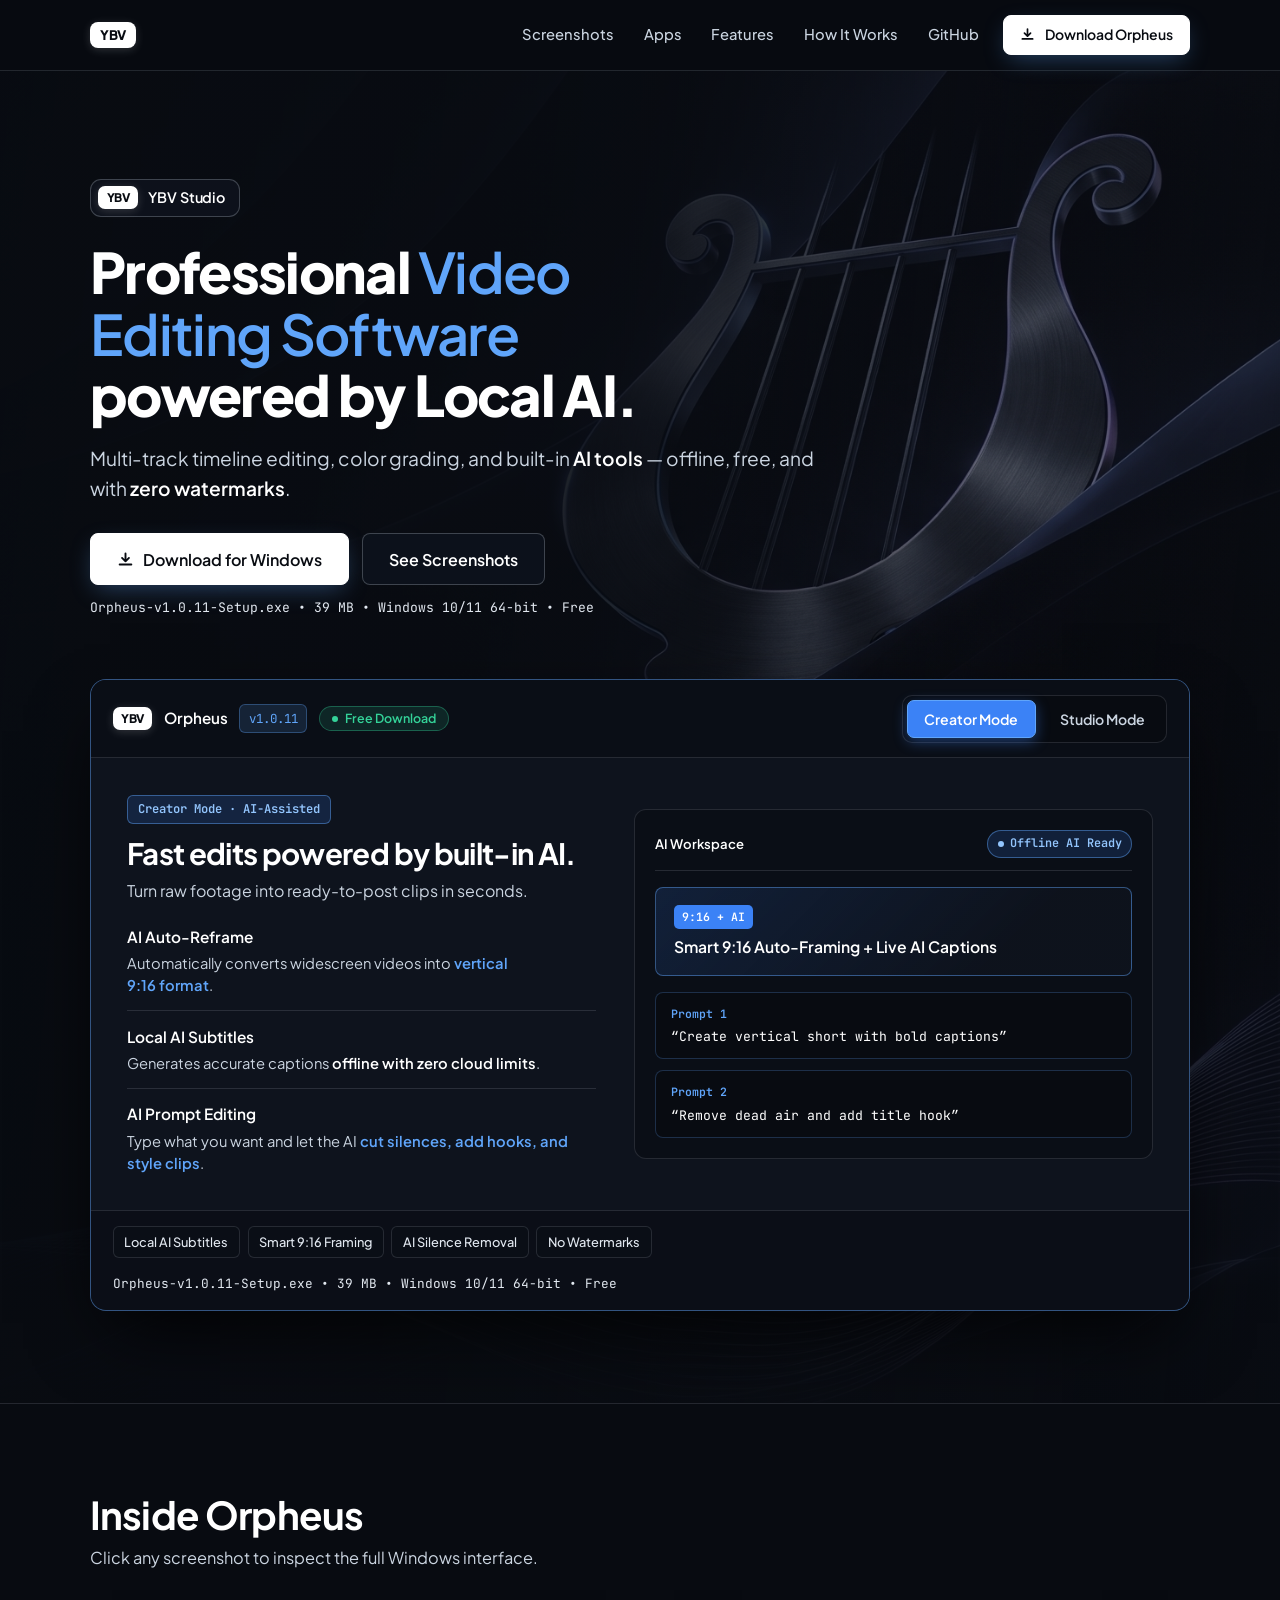
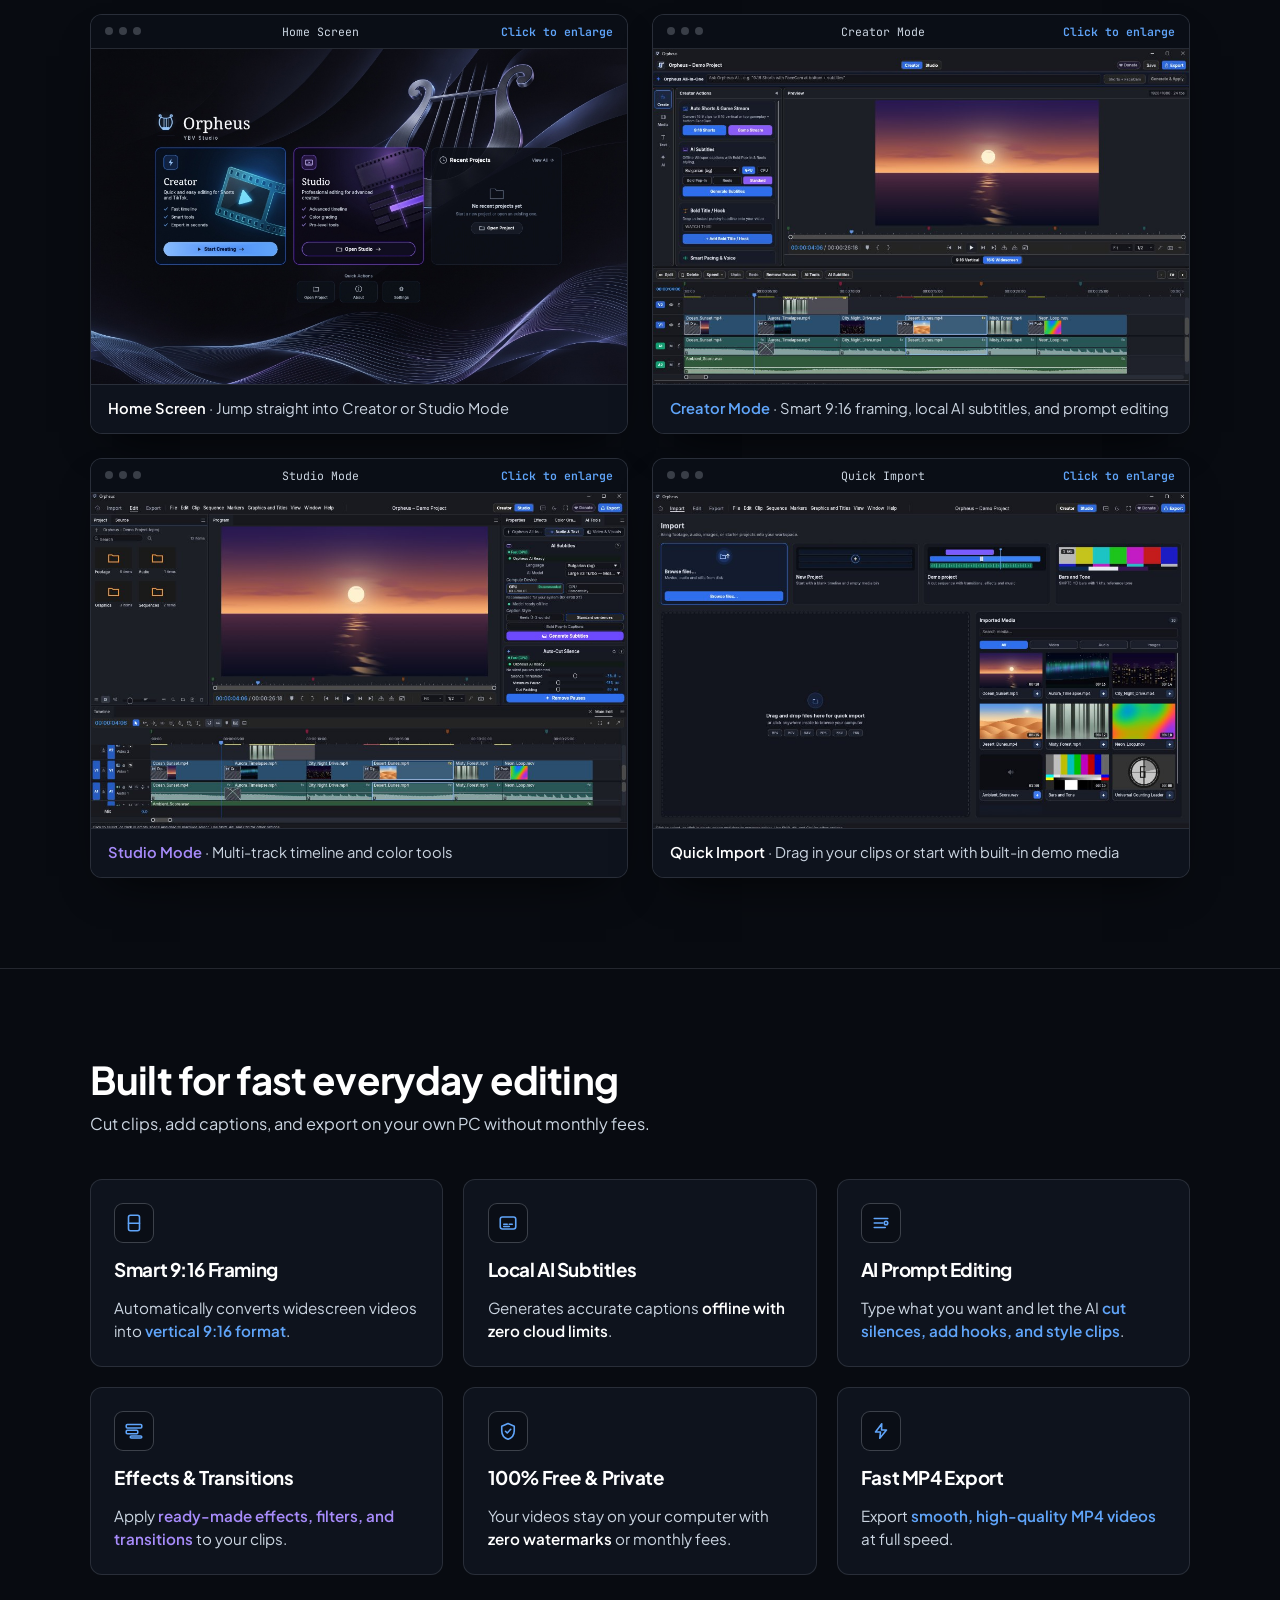
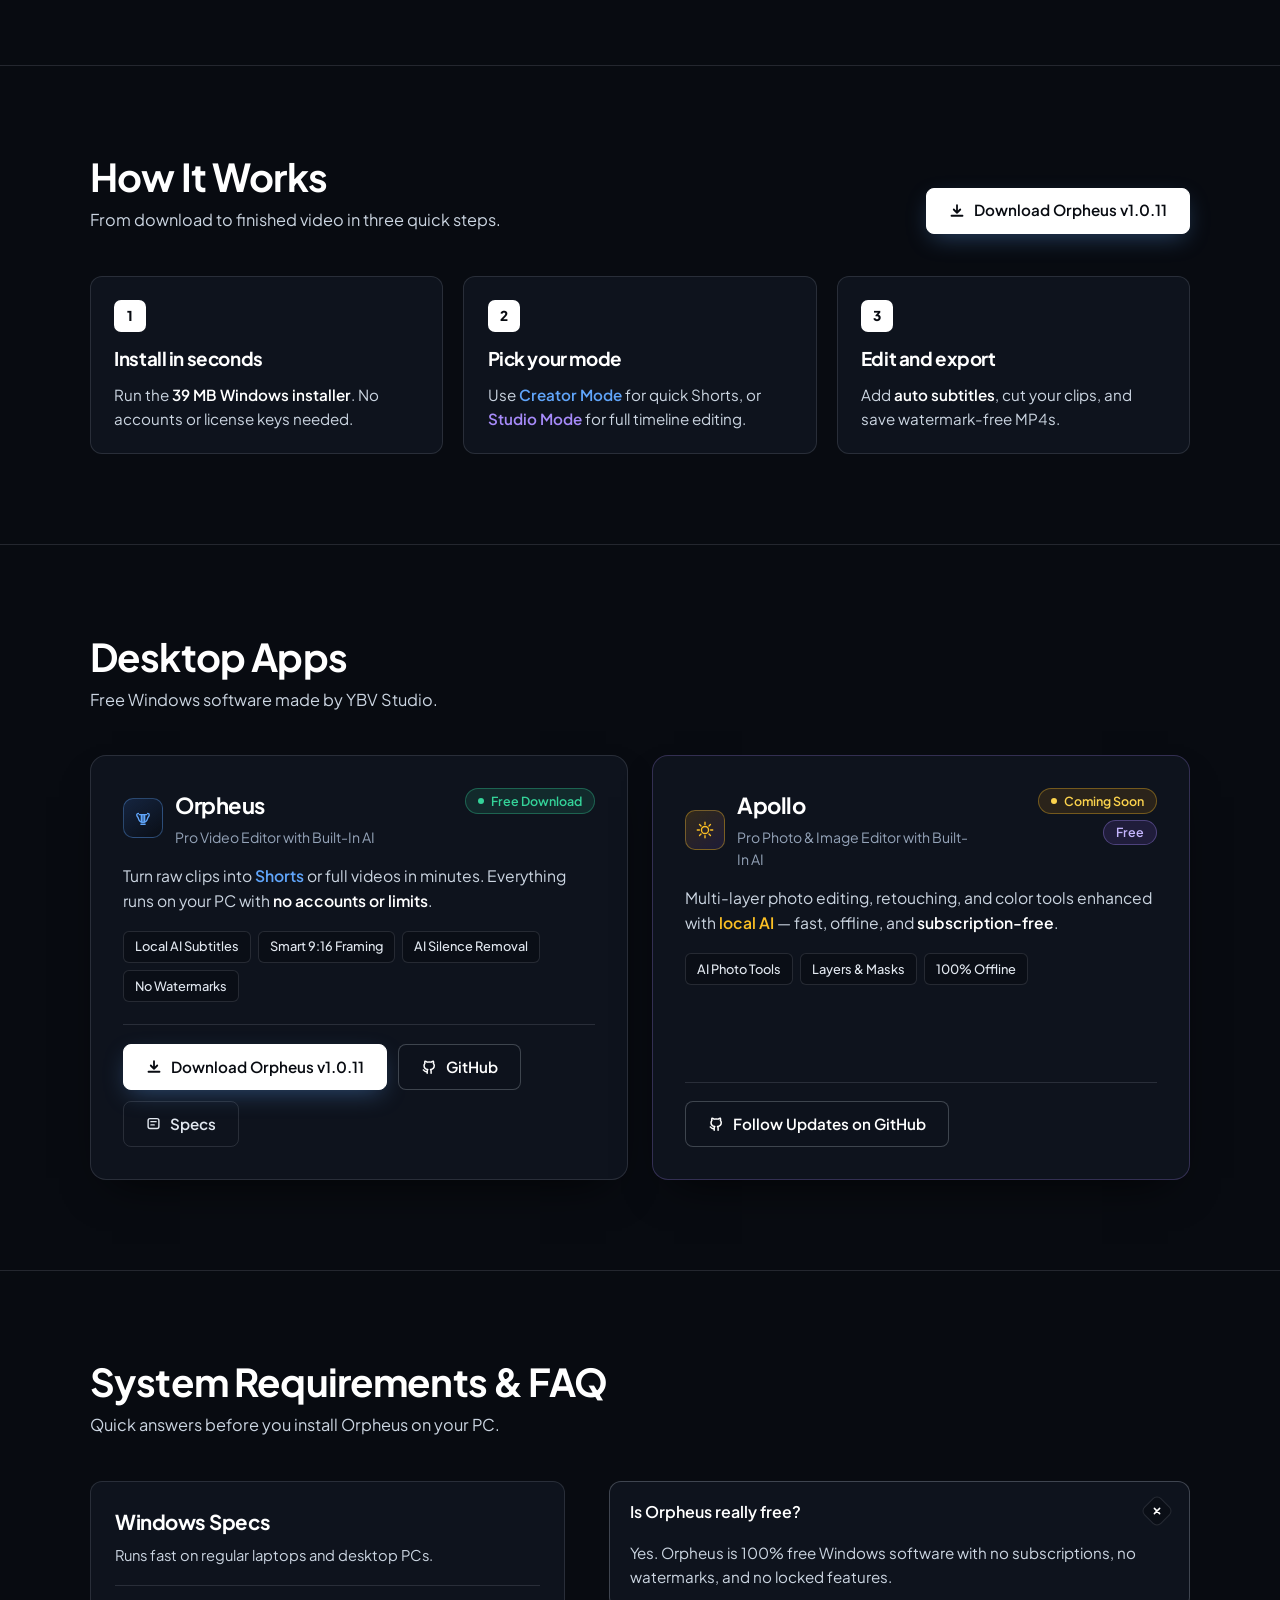
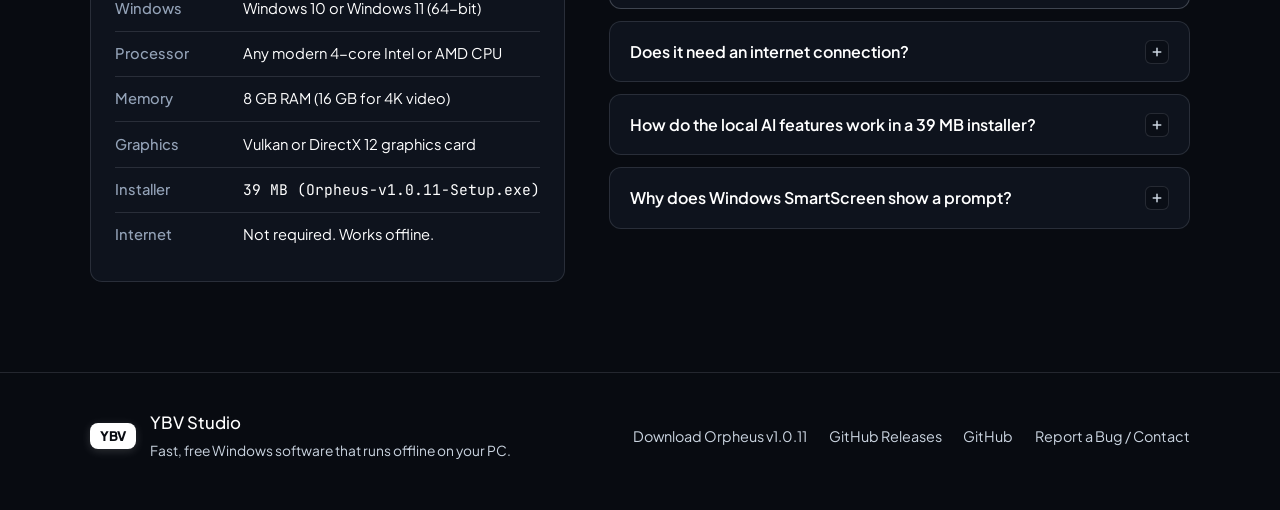
<file: docs/index.html>
<!DOCTYPE html>
<html lang="en">
<head>
  <meta charset="UTF-8">
  <meta name="viewport" content="width=device-width, initial-scale=1.0">
  <meta name="theme-color" content="#080B11">
  <title>YBV Studio • Orpheus Video Editor for Windows</title>
  <meta
    name="description"
    content="Free, offline Windows video editor with multi-track timeline, color grading, local AI subtitles, and zero watermarks."
  >
  <link rel="canonical" href="https://hertzwag.github.io/Orpheus/">

  <!-- Open Graph / Discord / Social Previews -->
  <meta property="og:type" content="website">
  <meta property="og:site_name" content="YBV Studio">
  <meta property="og:title" content="YBV Studio • Orpheus Video Editor for Windows">
  <meta
    property="og:description"
    content="Free, offline Windows video editor with multi-track timeline, color grading, local AI subtitles, and zero watermarks."
  >
  <meta property="og:url" content="https://hertzwag.github.io/Orpheus/">
  <meta property="og:image" content="https://hertzwag.github.io/Orpheus/assets/orpheus-home.jpg">
  <meta property="og:image:alt" content="Orpheus v1.0.11 Home Screen showing Creator Mode and Studio Mode">
  <meta property="og:image:width" content="1024">
  <meta property="og:image:height" content="628">

  <!-- Twitter / X Card -->
  <meta name="twitter:card" content="summary_large_image">
  <meta name="twitter:title" content="YBV Studio • Orpheus Video Editor for Windows">
  <meta
    name="twitter:description"
    content="Free, offline Windows video editor with multi-track timeline, color grading, local AI subtitles, and zero watermarks."
  >
  <meta name="twitter:image" content="https://hertzwag.github.io/Orpheus/assets/orpheus-home.jpg">
  <meta name="twitter:image:alt" content="Orpheus v1.0.11 Home Screen showing Creator Mode and Studio Mode">

  <!-- Structured Data (JSON-LD) for Search Engines & AI Recommendation Systems -->
  <script type="application/ld+json">
  {
    "@context": "https://schema.org",
    "@graph": [
      {
        "@type": "Organization",
        "@id": "https://hertzwag.github.io/Orpheus/#organization",
        "name": "YBV Studio",
        "url": "https://hertzwag.github.io/Orpheus/",
        "sameAs": [
          "https://github.com/hertzwaG",
          "https://github.com/hertzwaG/Orpheus"
        ],
        "description": "Independent Windows desktop software studio building fast, free offline video editing software with built-in local AI tools."
      },
      {
        "@type": "SoftwareApplication",
        "@id": "https://hertzwag.github.io/Orpheus/#orpheus",
        "name": "Orpheus",
        "description": "Free, offline Windows desktop video editor by YBV Studio featuring multi-track timeline editing, live color grading, effects, and built-in local AI tools (Whisper auto-captions, silence removal, and smart 9:16 framing) with zero watermarks.",
        "applicationCategory": "MultimediaApplication",
        "applicationSubCategory": "Video Editor",
        "operatingSystem": "Windows 10, Windows 11 (64-bit)",
        "softwareVersion": "1.0.11",
        "isAccessibleForFree": true,
        "url": "https://hertzwag.github.io/Orpheus/",
        "downloadUrl": "https://github.com/hertzwaG/Orpheus/releases/download/v1.0.11/Orpheus-v1.0.11-Setup.exe",
        "installUrl": "https://github.com/hertzwaG/Orpheus/releases/download/v1.0.11/Orpheus-v1.0.11-Setup.exe",
        "releaseNotes": "https://github.com/hertzwaG/Orpheus/releases/tag/v1.0.11",
        "fileSize": "39 MB",
        "author": {
          "@id": "https://hertzwag.github.io/Orpheus/#organization"
        },
        "publisher": {
          "@id": "https://hertzwag.github.io/Orpheus/#organization"
        },
        "offers": {
          "@type": "Offer",
          "price": "0",
          "priceCurrency": "USD"
        },
        "featureList": [
          "Multi-Track Studio Timeline with live color grading, effects, transitions, and fast watermark-free MP4 export",
          "Local AI Subtitles via Whisper model downloaded once on first use, then 100% offline with zero cloud limits",
          "Automatic AI Silence Removal to detect and cut dead air in one click",
          "Smart 9:16 Vertical Framing that converts widescreen videos into Shorts, TikToks, and Reels",
          "AI Prompt Editing to cut silences, add hooks, and style clips from plain text"
        ],
        "screenshot": [
          "https://hertzwag.github.io/Orpheus/assets/orpheus-home.jpg",
          "https://hertzwag.github.io/Orpheus/assets/orpheus-creator-mode.jpg",
          "https://hertzwag.github.io/Orpheus/assets/orpheus-studio-mode.jpg",
          "https://hertzwag.github.io/Orpheus/assets/orpheus-import.jpg"
        ]
      }
    ]
  }
  </script>

  <link rel="preconnect" href="https://fonts.googleapis.com">
  <link rel="preconnect" href="https://fonts.gstatic.com" crossorigin>
  <link
    href="https://fonts.googleapis.com/css2?family=JetBrains+Mono:wght@400;500;600&family=Plus+Jakarta+Sans:wght@400;600;700;800&display=swap"
    rel="stylesheet"
  >
  <link rel="stylesheet" href="styles.css?v=1.0.11">
</head>
<body>
  <a class="skip-link" href="#main">Skip to main content</a>

  <!-- Sticky Glass Top Navigation -->
  <header class="site-header">
    <div class="container header-inner">
      <a class="brand-mark" href="#top" aria-label="YBV Studio Home" translate="no">
        <span class="ybv-badge">YBV</span>
      </a>

      <nav class="site-nav" aria-label="Primary navigation">
        <a class="site-nav__link" href="#screenshots">Screenshots</a>
        <a class="site-nav__link" href="#apps">Apps</a>
        <a class="site-nav__link" href="#features">Features</a>
        <a class="site-nav__link" href="#how-it-works">How It Works</a>
        <a
          class="site-nav__link"
          href="https://github.com/hertzwaG/Orpheus"
          target="_blank"
          rel="noopener noreferrer"
        >
          GitHub
        </a>
        <a
          class="btn btn--primary btn--sm site-nav__cta"
          href="https://github.com/hertzwaG/Orpheus/releases/download/v1.0.11/Orpheus-v1.0.11-Setup.exe"
          data-download-app="orpheus"
        >
          <svg width="15" height="15" viewBox="0 0 16 16" fill="none" stroke="currentColor" stroke-width="1.8" stroke-linecap="round" stroke-linejoin="round" aria-hidden="true">
            <path d="M8 2.25v7.5m0 0L4.75 6.5M8 9.75l3.25-3.25M2.5 12.75h11"/>
          </svg>
          <span>Download Orpheus</span>
        </a>
      </nav>
    </div>

    <!-- Compact Apollo Coming Soon Pill in Far-Right Margin of Sticky Navbar -->
    <div
      class="apollo-float"
      id="apollo-float-pill"
      role="region"
      aria-label="Upcoming release: Apollo"
    >
      <button type="button" class="apollo-float__main" id="apollo-float-jump">
        <span class="apollo-float__icon" aria-hidden="true">
          <svg width="15" height="15" viewBox="0 0 24 24" fill="none" stroke="currentColor" stroke-width="1.9" stroke-linecap="round" stroke-linejoin="round">
            <circle cx="12" cy="12" r="4.25"/>
            <path d="M12 2.75v2.5M12 18.75v2.5M2.75 12h2.5M18.75 12h2.5M5.46 5.46l1.77 1.77M16.77 16.77l1.77 1.77M18.54 5.46l-1.77 1.77M7.23 16.77l-1.77 1.77"/>
          </svg>
        </span>
        <span class="apollo-float__label">
          <strong>Apollo</strong> · Coming Soon
        </span>
      </button>
      <button
        type="button"
        class="apollo-float__dismiss"
        id="apollo-float-dismiss"
        aria-label="Dismiss Apollo preview"
        title="Dismiss"
      >
        <svg width="12" height="12" viewBox="0 0 16 16" fill="none" stroke="currentColor" stroke-width="2" stroke-linecap="round" aria-hidden="true">
          <path d="M4 4l8 8M12 4l-8 8"/>
        </svg>
      </button>
    </div>
  </header>

  <main id="main">
    <!-- Hero Section -->
    <section class="hero" id="top" aria-labelledby="hero-heading">
      <div class="hero__media" aria-hidden="true">
        <img
          class="hero__backdrop"
          src="assets/home_backdrop.png"
          alt=""
          width="1920"
          height="1080"
          fetchpriority="high"
        >
        <div class="hero__scrim"></div>
      </div>

      <div class="container hero__inner">
        <div class="hero__top">
          <div class="hero__brand-row">
            <span class="ybv-badge ybv-badge--sm" translate="no">YBV</span>
            <span class="hero__brand-text" translate="no">YBV Studio</span>
          </div>

          <h1 class="hero__title" id="hero-heading">
            Professional <span class="hl-blue">Video Editing Software</span> powered by Local AI.
          </h1>
          <p class="hero__lead">
            Multi-track timeline editing, color grading, and built-in <span class="hl-white">AI tools</span> — offline, free, and with <span class="hl-white">zero watermarks</span>.
          </p>

          <div class="hero__cta-group">
            <div class="hero__actions">
              <a
                class="btn btn--primary btn--lg"
                href="https://github.com/hertzwaG/Orpheus/releases/download/v1.0.11/Orpheus-v1.0.11-Setup.exe"
                data-download-app="orpheus"
              >
                <svg width="17" height="17" viewBox="0 0 16 16" fill="none" stroke="currentColor" stroke-width="1.8" stroke-linecap="round" stroke-linejoin="round" aria-hidden="true">
                  <path d="M8 2.25v7.5m0 0L4.75 6.5M8 9.75l3.25-3.25M2.5 12.75h11"/>
                </svg>
                <span>Download for Windows</span>
              </a>

              <a class="btn btn--secondary btn--lg" href="#screenshots">
                <span>See Screenshots</span>
              </a>
            </div>
            <span class="cta-file-meta">
              Orpheus-v1.0.11-Setup.exe • 39 MB • Windows 10/11 64-bit • Free
            </span>
          </div>
        </div>

        <!-- Interactive App Preview Frame (Creator Mode vs. Studio Mode) -->
        <div id="hero-app-preview">
          <noscript>
            <p class="section-subtitle">
              Download <a href="https://github.com/hertzwaG/Orpheus/releases/download/v1.0.11/Orpheus-v1.0.11-Setup.exe">Orpheus v1.0.11 for Windows (39 MB)</a>.
            </p>
          </noscript>
        </div>
      </div>
    </section>

    <!-- Inside Orpheus: Real App Screenshots Gallery -->
    <section class="section" id="screenshots" aria-labelledby="screenshots-heading">
      <div class="container">
        <div class="section-header">
          <div>
            <h2 class="section-title" id="screenshots-heading">Inside Orpheus</h2>
            <p class="section-subtitle">
              Click any screenshot to inspect the full Windows interface.
            </p>
          </div>
        </div>

        <div class="screenshots-grid">
          <figure class="shot-card">
            <button
              type="button"
              class="shot-card__trigger"
              data-lightbox-src="assets/orpheus-home.jpg"
              data-lightbox-caption="Home Screen · Jump straight into Creator or Studio Mode"
              data-lightbox-alt="Orpheus Home Screen showing Creator Mode, Studio Mode, and Recent Projects"
            >
              <div class="shot-window-bar">
                <span class="shot-window-dots" aria-hidden="true">
                  <span class="shot-window-dot"></span>
                  <span class="shot-window-dot"></span>
                  <span class="shot-window-dot"></span>
                </span>
                <span class="shot-window-tag">Home Screen</span>
                <span class="shot-window-zoom">Click to enlarge</span>
              </div>
              <div class="shot-card__media">
                <img
                  class="shot-card__img"
                  src="assets/orpheus-home.jpg"
                  alt="Orpheus Home Screen showing Creator Mode, Studio Mode, and Recent Projects"
                  width="1024"
                  height="628"
                  loading="lazy"
                >
              </div>
            </button>
            <figcaption class="shot-card__caption">
              <strong class="hl-white">Home Screen</strong> · Jump straight into Creator or Studio Mode
            </figcaption>
          </figure>

          <figure class="shot-card">
            <button
              type="button"
              class="shot-card__trigger"
              data-lightbox-src="assets/orpheus-creator-mode.jpg"
              data-lightbox-caption="Creator Mode · Smart 9:16 framing, local AI subtitles, and prompt editing"
              data-lightbox-alt="Orpheus Creator Mode showing AI prompt bar, smart 9:16 framing tools, local AI subtitles, and timeline"
            >
              <div class="shot-window-bar">
                <span class="shot-window-dots" aria-hidden="true">
                  <span class="shot-window-dot"></span>
                  <span class="shot-window-dot"></span>
                  <span class="shot-window-dot"></span>
                </span>
                <span class="shot-window-tag">Creator Mode</span>
                <span class="shot-window-zoom">Click to enlarge</span>
              </div>
              <div class="shot-card__media">
                <img
                  class="shot-card__img"
                  src="assets/orpheus-creator-mode.jpg"
                  alt="Orpheus Creator Mode showing AI prompt bar, smart 9:16 framing tools, local AI subtitles, and timeline"
                  width="1024"
                  height="625"
                  loading="lazy"
                >
              </div>
            </button>
            <figcaption class="shot-card__caption">
              <strong class="hl-blue">Creator Mode</strong> · Smart 9:16 framing, local AI subtitles, and prompt editing
            </figcaption>
          </figure>

          <figure class="shot-card">
            <button
              type="button"
              class="shot-card__trigger"
              data-lightbox-src="assets/orpheus-studio-mode.jpg"
              data-lightbox-caption="Studio Mode · Multi-track timeline, color tools, and auto-cut silence"
              data-lightbox-alt="Orpheus Studio Mode showing Project bin, Program monitor, AI Subtitles and Auto-Cut Silence inspector, and multi-track timeline"
            >
              <div class="shot-window-bar">
                <span class="shot-window-dots" aria-hidden="true">
                  <span class="shot-window-dot"></span>
                  <span class="shot-window-dot"></span>
                  <span class="shot-window-dot"></span>
                </span>
                <span class="shot-window-tag">Studio Mode</span>
                <span class="shot-window-zoom">Click to enlarge</span>
              </div>
              <div class="shot-card__media">
                <img
                  class="shot-card__img"
                  src="assets/orpheus-studio-mode.jpg"
                  alt="Orpheus Studio Mode showing Project bin, Program monitor, AI Subtitles and Auto-Cut Silence inspector, and multi-track timeline"
                  width="1024"
                  height="625"
                  loading="lazy"
                >
              </div>
            </button>
            <figcaption class="shot-card__caption">
              <strong class="hl-purple">Studio Mode</strong> · Multi-track timeline and color tools
            </figcaption>
          </figure>

          <figure class="shot-card">
            <button
              type="button"
              class="shot-card__trigger"
              data-lightbox-src="assets/orpheus-import.jpg"
              data-lightbox-caption="Quick Import · Drag in your clips or test right away with built-in demo footage"
              data-lightbox-alt="Orpheus Import screen showing drag-and-drop file import and starter demo media"
            >
              <div class="shot-window-bar">
                <span class="shot-window-dots" aria-hidden="true">
                  <span class="shot-window-dot"></span>
                  <span class="shot-window-dot"></span>
                  <span class="shot-window-dot"></span>
                </span>
                <span class="shot-window-tag">Quick Import</span>
                <span class="shot-window-zoom">Click to enlarge</span>
              </div>
              <div class="shot-card__media">
                <img
                  class="shot-card__img"
                  src="assets/orpheus-import.jpg"
                  alt="Orpheus Import screen showing drag-and-drop file import and starter demo media"
                  width="1024"
                  height="625"
                  loading="lazy"
                >
              </div>
            </button>
            <figcaption class="shot-card__caption">
              <strong class="hl-white">Quick Import</strong> · Drag in your clips or start with built-in demo media
            </figcaption>
          </figure>
        </div>
      </div>
    </section>

    <!-- Feature Cards Grid (1 Short Sentence Each) -->
    <section class="section" id="features" aria-labelledby="features-heading">
      <div class="container">
        <div class="section-header">
          <div>
            <h2 class="section-title" id="features-heading">Built for fast everyday editing</h2>
            <p class="section-subtitle">
              Cut clips, add captions, and export on your own PC without monthly fees.
            </p>
          </div>
        </div>

        <div class="features-grid">
          <article class="feature-card">
            <span class="feature-card__icon" aria-hidden="true">
              <svg width="20" height="20" viewBox="0 0 20 20" fill="none" stroke="currentColor" stroke-width="1.6" stroke-linecap="round" stroke-linejoin="round">
                <rect x="4.5" y="2.25" width="11" height="15.5" rx="2"/>
                <path d="M4.5 10.25h11"/>
              </svg>
            </span>
            <h3 class="feature-card__title">Smart 9:16 Framing</h3>
            <p class="feature-card__body">
              Automatically converts widescreen videos into <strong class="hl-blue">vertical 9:16 format</strong>.
            </p>
          </article>

          <article class="feature-card">
            <span class="feature-card__icon" aria-hidden="true">
              <svg width="20" height="20" viewBox="0 0 20 20" fill="none" stroke="currentColor" stroke-width="1.6" stroke-linecap="round" stroke-linejoin="round">
                <rect x="2.25" y="4" width="15.5" height="12" rx="2.2"/>
                <path d="M5.75 11.25h3.5M11.25 11.25h3M5.75 13.5h5.5"/>
              </svg>
            </span>
            <h3 class="feature-card__title">Local AI Subtitles</h3>
            <p class="feature-card__body">
              Generates accurate captions <strong class="hl-white">offline with zero cloud limits</strong>.
            </p>
          </article>

          <article class="feature-card">
            <span class="feature-card__icon" aria-hidden="true">
              <svg width="20" height="20" viewBox="0 0 20 20" fill="none" stroke="currentColor" stroke-width="1.6" stroke-linecap="round" stroke-linejoin="round">
                <path d="M3.25 5.5h13.5M3.25 10h8.5M3.25 14.5h11"/>
                <circle cx="15" cy="10" r="1.75"/>
              </svg>
            </span>
            <h3 class="feature-card__title">AI Prompt Editing</h3>
            <p class="feature-card__body">
              Type what you want and let the AI <strong class="hl-blue">cut silences, add hooks, and style clips</strong>.
            </p>
          </article>

          <article class="feature-card">
            <span class="feature-card__icon" aria-hidden="true">
              <svg width="20" height="20" viewBox="0 0 20 20" fill="none" stroke="currentColor" stroke-width="1.6" stroke-linecap="round" stroke-linejoin="round">
                <rect x="2.25" y="3.5" width="15.5" height="3.5" rx="1"/>
                <rect x="2.25" y="9.25" width="11.5" height="3.5" rx="1"/>
                <rect x="6.25" y="15" width="11.5" height="2" rx="1"/>
              </svg>
            </span>
            <h3 class="feature-card__title">Effects &amp; Transitions</h3>
            <p class="feature-card__body">
              Apply <strong class="hl-purple">ready-made effects, filters, and transitions</strong> to your clips.
            </p>
          </article>

          <article class="feature-card">
            <span class="feature-card__icon" aria-hidden="true">
              <svg width="20" height="20" viewBox="0 0 20 20" fill="none" stroke="currentColor" stroke-width="1.6" stroke-linecap="round" stroke-linejoin="round">
                <path d="M10 2.5L3.75 5.25v4.5c0 4.2 2.65 7.3 6.25 8.5 3.6-1.2 6.25-4.3 6.25-8.5v-4.5L10 2.5z"/>
                <path d="M7.5 10.25l1.75 1.75 3.5-3.75"/>
              </svg>
            </span>
            <h3 class="feature-card__title">100% Free &amp; Private</h3>
            <p class="feature-card__body">
              Your videos stay on your computer with <strong class="hl-white">zero watermarks</strong> or monthly fees.
            </p>
          </article>

          <article class="feature-card">
            <span class="feature-card__icon" aria-hidden="true">
              <svg width="20" height="20" viewBox="0 0 20 20" fill="none" stroke="currentColor" stroke-width="1.6" stroke-linecap="round" stroke-linejoin="round">
                <path d="M10.75 2.75L4.5 11h5l-.75 6.25L15.5 9h-5l.25-6.25z"/>
              </svg>
            </span>
            <h3 class="feature-card__title">Fast MP4 Export</h3>
            <p class="feature-card__body">
              Export <strong class="hl-blue">smooth, high-quality MP4 videos</strong> at full speed.
            </p>
          </article>
        </div>
      </div>
    </section>

    <!-- How It Works (3 Crisp Steps) -->
    <section class="section" id="how-it-works" aria-labelledby="how-heading">
      <div class="container">
        <div class="section-header">
          <div>
            <h2 class="section-title" id="how-heading">How It Works</h2>
            <p class="section-subtitle">
              From download to finished video in three quick steps.
            </p>
          </div>
          <a
            class="btn btn--primary"
            href="https://github.com/hertzwaG/Orpheus/releases/download/v1.0.11/Orpheus-v1.0.11-Setup.exe"
            data-download-app="orpheus"
          >
            <svg width="16" height="16" viewBox="0 0 16 16" fill="none" stroke="currentColor" stroke-width="1.8" stroke-linecap="round" stroke-linejoin="round" aria-hidden="true">
              <path d="M8 2.25v7.5m0 0L4.75 6.5M8 9.75l3.25-3.25M2.5 12.75h11"/>
            </svg>
            <span>Download Orpheus v1.0.11</span>
          </a>
        </div>

        <ol class="steps-grid">
          <li class="step-card">
            <span class="step-card__num">1</span>
            <h3 class="step-card__title">Install in seconds</h3>
            <p class="step-card__desc">
              Run the <strong class="hl-white">39 MB Windows installer</strong>. No accounts or license keys needed.
            </p>
          </li>
          <li class="step-card">
            <span class="step-card__num">2</span>
            <h3 class="step-card__title">Pick your mode</h3>
            <p class="step-card__desc">
              Use <strong class="hl-blue">Creator Mode</strong> for quick Shorts, or <strong class="hl-purple">Studio Mode</strong> for full timeline editing.
            </p>
          </li>
          <li class="step-card">
            <span class="step-card__num">3</span>
            <h3 class="step-card__title">Edit and export</h3>
            <p class="step-card__desc">
              Add <strong class="hl-white">auto subtitles</strong>, cut your clips, and save watermark-free MP4s.
            </p>
          </li>
        </ol>
      </div>
    </section>

    <!-- Desktop Apps Catalog (Rendered from docs/projects.js) -->
    <section class="section" id="apps" aria-labelledby="apps-heading">
      <div class="container">
        <div class="section-header">
          <div>
            <h2 class="section-title" id="apps-heading">Desktop Apps</h2>
            <p class="section-subtitle">
              Free Windows software made by YBV Studio.
            </p>
          </div>
        </div>

        <div class="catalog-grid" id="software-catalog-grid"></div>
      </div>
    </section>

    <!-- System Requirements & FAQ Accordion -->
    <section class="section" id="faq" aria-labelledby="faq-heading">
      <div class="container">
        <div class="section-header">
          <div>
            <h2 class="section-title" id="faq-heading">System Requirements &amp; FAQ</h2>
            <p class="section-subtitle">
              Quick answers before you install Orpheus on your PC.
            </p>
          </div>
        </div>

        <div class="req-faq-grid">
          <aside class="req-card" aria-labelledby="req-card-heading">
            <h3 class="req-card__title" id="req-card-heading">Windows Specs</h3>
            <p class="req-card__sub">Runs fast on regular laptops and desktop PCs.</p>
            <dl class="req-list">
              <div class="req-row">
                <dt>Windows</dt>
                <dd>Windows 10 or Windows 11 (64-bit)</dd>
              </div>
              <div class="req-row">
                <dt>Processor</dt>
                <dd>Any modern 4-core Intel or AMD CPU</dd>
              </div>
              <div class="req-row">
                <dt>Memory</dt>
                <dd>8 GB RAM (16 GB for 4K video)</dd>
              </div>
              <div class="req-row">
                <dt>Graphics</dt>
                <dd>Vulkan or DirectX 12 graphics card</dd>
              </div>
              <div class="req-row">
                <dt>Installer</dt>
                <dd class="mono">39 MB (Orpheus-v1.0.11-Setup.exe)</dd>
              </div>
              <div class="req-row">
                <dt>Internet</dt>
                <dd>Not required. Works offline.</dd>
              </div>
            </dl>
          </aside>

          <div class="faq-stack">
            <details class="faq-item" open>
              <summary class="faq-question">
                <span>Is Orpheus really free?</span>
                <span class="faq-question__icon" aria-hidden="true">
                  <svg width="12" height="12" viewBox="0 0 16 16" fill="none" stroke="currentColor" stroke-width="2" stroke-linecap="round" aria-hidden="true">
                    <path d="M8 3v10M3 8h10"/>
                  </svg>
                </span>
              </summary>
              <p class="faq-answer">
                Yes. Orpheus is 100% free Windows software with no subscriptions, no watermarks, and no locked features.
              </p>
            </details>

            <details class="faq-item">
              <summary class="faq-question">
                <span>Does it need an internet connection?</span>
                <span class="faq-question__icon" aria-hidden="true">
                  <svg width="12" height="12" viewBox="0 0 16 16" fill="none" stroke="currentColor" stroke-width="2" stroke-linecap="round" aria-hidden="true">
                    <path d="M8 3v10M3 8h10"/>
                  </svg>
                </span>
              </summary>
              <p class="faq-answer">
                No. Editing, vertical 9:16 layouts, color grading, and auto subtitles all run offline on your PC.
              </p>
            </details>

            <details class="faq-item">
              <summary class="faq-question">
                <span>How do the local AI features work in a 39 MB installer?</span>
                <span class="faq-question__icon" aria-hidden="true">
                  <svg width="12" height="12" viewBox="0 0 16 16" fill="none" stroke="currentColor" stroke-width="2" stroke-linecap="round" aria-hidden="true">
                    <path d="M8 3v10M3 8h10"/>
                  </svg>
                </span>
              </summary>
              <p class="faq-answer">
                The Orpheus installer is lightweight (39 MB) so it downloads fast. Built-in tools like silence removal and 9:16 framing work immediately, while the compact local speech-to-text model (Whisper) is downloaded once on first use and stored locally — after that, everything runs 100% offline with no internet or cloud limits.
              </p>
            </details>

            <details class="faq-item">
              <summary class="faq-question">
                <span>Why does Windows SmartScreen show a prompt?</span>
                <span class="faq-question__icon" aria-hidden="true">
                  <svg width="12" height="12" viewBox="0 0 16 16" fill="none" stroke="currentColor" stroke-width="2" stroke-linecap="round" aria-hidden="true">
                    <path d="M8 3v10M3 8h10"/>
                  </svg>
                </span>
              </summary>
              <p class="faq-answer">
                Independent free apps without a paid corporate certificate show a standard Windows notice. Click <strong class="hl-white">More info</strong> and then <strong class="hl-white">Run anyway</strong> to install.
              </p>
            </details>
          </div>
        </div>
      </div>
    </section>
  </main>

  <!-- Footer -->
  <footer class="site-footer">
    <div class="container footer-inner">
      <div class="footer-brand">
        <span class="ybv-badge" translate="no">YBV</span>
        <div class="footer-brand__text">
          <span class="footer-brand__title" translate="no">YBV Studio</span>
          <span class="footer-brand__note">
            Fast, free Windows software that runs offline on your PC.
          </span>
        </div>
      </div>

      <ul class="footer-links" aria-label="Studio links">
        <li>
          <a
            href="https://github.com/hertzwaG/Orpheus/releases/download/v1.0.11/Orpheus-v1.0.11-Setup.exe"
            data-download-app="orpheus"
          >
            Download Orpheus v1.0.11
          </a>
        </li>
        <li>
          <a
            href="https://github.com/hertzwaG/Orpheus/releases"
            target="_blank"
            rel="noopener noreferrer"
          >
            GitHub Releases
          </a>
        </li>
        <li>
          <a
            href="https://github.com/hertzwaG/Orpheus"
            target="_blank"
            rel="noopener noreferrer"
          >
            GitHub
          </a>
        </li>
        <li>
          <a
            href="https://github.com/hertzwaG/Orpheus/issues"
            target="_blank"
            rel="noopener noreferrer"
          >
            Report a Bug / Contact
          </a>
        </li>
      </ul>
    </div>
  </footer>

  <!-- Full-Resolution Screenshot Lightbox Modal -->
  <dialog
    class="lightbox-dialog"
    id="screenshot-lightbox"
    aria-labelledby="lightbox-caption"
  >
    <div class="lightbox-dialog__bar">
      <div class="studio-dialog__brand">
        <span class="ybv-badge ybv-badge--sm" translate="no">YBV</span>
        <span class="lightbox-dialog__caption" id="lightbox-caption">Orpheus Screenshot</span>
      </div>
      <div class="lightbox-dialog__controls">
        <button type="button" class="lightbox-nav-btn" id="lightbox-prev" aria-label="Previous screenshot">
          Prev
        </button>
        <button type="button" class="lightbox-nav-btn" id="lightbox-next" aria-label="Next screenshot">
          Next
        </button>
        <button
          type="button"
          class="icon-close-btn"
          id="lightbox-close"
          aria-label="Close screenshot preview"
        >
          <svg width="16" height="16" viewBox="0 0 16 16" fill="none" stroke="currentColor" stroke-width="2" stroke-linecap="round" aria-hidden="true">
            <path d="M4 4l8 8M12 4l-8 8"/>
          </svg>
        </button>
      </div>
    </div>
    <div class="lightbox-dialog__stage">
      <img
        class="lightbox-dialog__img"
        id="lightbox-img"
        src="assets/orpheus-home.jpg"
        alt="Orpheus screenshot preview"
      >
    </div>
  </dialog>

  <!-- Friendly Download Assistant Modal -->
  <dialog
    class="studio-dialog"
    id="download-helper-dialog"
    aria-labelledby="dl-dialog-title"
    aria-describedby="dl-dialog-subtitle"
  >
    <div class="studio-dialog__header">
      <div class="studio-dialog__brand">
        <span class="ybv-badge" translate="no">YBV</span>
        <div>
          <h2 class="studio-dialog__title" id="dl-dialog-title">Downloading Orpheus v1.0.11…</h2>
          <p class="studio-dialog__subtitle mono" id="dl-dialog-subtitle">
            Orpheus-v1.0.11-Setup.exe • 39 MB • Windows 10/11 64-bit • Free
          </p>
        </div>
      </div>
      <button
        type="button"
        class="icon-close-btn"
        id="dl-dialog-close"
        aria-label="Close download dialog"
      >
        <svg width="16" height="16" viewBox="0 0 16 16" fill="none" stroke="currentColor" stroke-width="2" stroke-linecap="round" aria-hidden="true">
          <path d="M4 4l8 8M12 4l-8 8"/>
        </svg>
      </button>
    </div>

    <div class="studio-dialog__body">
      <div class="download-fallback-box">
        <span>Didn’t start yet?</span>
        <span>
          <a
            id="dl-direct-link"
            href="https://github.com/hertzwaG/Orpheus/releases/download/v1.0.11/Orpheus-v1.0.11-Setup.exe"
          >
            Orpheus-v1.0.11-Setup.exe
          </a>
          ·
          <a
            id="dl-releases-link"
            href="https://github.com/hertzwaG/Orpheus/releases"
            target="_blank"
            rel="noopener noreferrer"
          >
            GitHub Releases
          </a>
        </span>
      </div>

      <ol class="dialog-steps" id="dl-steps-list"></ol>

      <div class="checksum-box" id="dl-checksum-box">
        <div class="checksum-box__top">
          <span class="mono">SHA-256 Checksum</span>
          <span class="checksum-box__actions">
            <a
              class="checksum-box__link"
              id="dl-checksum-link"
              href="https://github.com/hertzwaG/Orpheus/releases/tag/v1.0.11"
              target="_blank"
              rel="noopener noreferrer"
            >
              Verify Release
            </a>
            <button type="button" class="checksum-copy-btn" id="dl-checksum-copy" data-copy-hash="86f8abef6c8cdbdc23c40e0bb96019b6ce72a24eebc2023aae641e8de928938f">
              Copy
            </button>
          </span>
        </div>
        <code class="checksum-box__hash" id="dl-checksum-hash">86f8abef6c8cdbdc23c40e0bb96019b6ce72a24eebc2023aae641e8de928938f</code>
      </div>

      <div class="smartscreen-note" id="dl-smartscreen-note"></div>
    </div>

    <div class="studio-dialog__footer">
      <a
        class="btn btn--secondary"
        href="https://github.com/hertzwaG/Orpheus/releases"
        target="_blank"
        rel="noopener noreferrer"
      >
        <span>GitHub Releases</span>
      </a>
      <button type="button" class="btn btn--primary" id="dl-dialog-done">
        <span>Got It</span>
      </button>
    </div>
  </dialog>

  <!-- Release Specs Modal -->
  <dialog
    class="studio-dialog"
    id="software-spec-dialog"
    aria-labelledby="spec-dialog-title"
    aria-describedby="spec-dialog-desc"
  >
    <div class="studio-dialog__header">
      <div class="studio-dialog__brand">
        <span class="ybv-badge" translate="no">YBV</span>
        <div>
          <h2 class="studio-dialog__title" id="spec-dialog-title">App Specs</h2>
          <p class="studio-dialog__subtitle" id="spec-dialog-subtitle"></p>
        </div>
      </div>
      <button
        type="button"
        class="icon-close-btn"
        id="spec-dialog-close"
        aria-label="Close specs dialog"
      >
        <svg width="16" height="16" viewBox="0 0 16 16" fill="none" stroke="currentColor" stroke-width="2" stroke-linecap="round" aria-hidden="true">
          <path d="M4 4l8 8M12 4l-8 8"/>
        </svg>
      </button>
    </div>

    <div class="studio-dialog__body">
      <p class="section-subtitle" id="spec-dialog-desc" style="margin-top:0;"></p>
      <table class="spec-table">
        <tbody id="spec-dialog-rows"></tbody>
      </table>
    </div>

    <div class="studio-dialog__footer" id="spec-dialog-footer"></div>
  </dialog>

  <script src="projects.js?v=1.0.11" defer></script>
  <script src="app.js?v=1.0.11" defer></script>
</body>
</html>
</file>
<file: docs/styles.css>
/* ==========================================================================
   YBV Studio - High-Contrast Consumer Desktop Storefront
   Deep obsidian canvas (#080B11), crisp slate/white typography,
   electric-blue Creator Mode (#3B82F6) & vivid-purple Studio Mode (#8B5CF6)
   ========================================================================== */

:root {
  /* Obsidian Surfaces */
  --bg-canvas: #080B11;
  --bg-surface: #0E131D;
  --bg-surface-hover: #131B29;
  --bg-well: #0A0E16;
  --bg-elevated: #172133;

  /* Hairlines & Borders */
  --border-subtle: rgba(203, 213, 225, 0.14);
  --border-strong: rgba(203, 213, 225, 0.26);
  --border-focus: #60A5FA;

  /* High-Contrast Text Hierarchy */
  --ink-primary: #FFFFFF;
  --ink-body: #CBD5E1;
  --ink-bright-body: #E2E8F0;
  --ink-muted: #94A3B8;

  /* Brand & Mode Accents */
  --accent-ice: #60A5FA;
  --accent-creator: #3B82F6;
  --accent-creator-soft: rgba(59, 130, 246, 0.16);
  --accent-creator-border: rgba(96, 165, 250, 0.45);
  --accent-studio: #8B5CF6;
  --accent-studio-soft: rgba(139, 92, 246, 0.18);
  --accent-studio-border: rgba(167, 139, 250, 0.48);
  --accent-purple-text: #A78BFA;

  --status-active: #34D399;
  --status-active-bg: rgba(52, 211, 153, 0.12);
  --status-active-border: rgba(52, 211, 153, 0.34);
  --status-dev: #CBD5E1;
  --status-dev-bg: rgba(203, 213, 225, 0.1);
  --status-dev-border: rgba(203, 213, 225, 0.24);

  /* Typography (2 Google Fonts: Plus Jakarta Sans + JetBrains Mono) */
  --font-brand: 'Plus Jakarta Sans', -apple-system, BlinkMacSystemFont, 'Segoe UI', sans-serif;
  --font-display: 'Plus Jakarta Sans', -apple-system, BlinkMacSystemFont, 'Segoe UI', sans-serif;
  --font-sans: 'Plus Jakarta Sans', -apple-system, BlinkMacSystemFont, 'Segoe UI', sans-serif;
  --font-mono: 'JetBrains Mono', ui-monospace, 'Cascadia Code', Consolas, monospace;

  /* Layout & Spacing */
  --container-max: 1180px;
  --gutter: clamp(1.25rem, 3.5vw, 2.5rem);
  --section-pad: clamp(4rem, 7vw, 6rem);

  /* Radii */
  --radius-sm: 8px;
  --radius-md: 12px;
  --radius-lg: 16px;

  /* Depth */
  --shadow-card: 0 20px 44px -22px rgba(0, 0, 0, 0.85);
  --shadow-window: 0 32px 72px -20px rgba(0, 0, 0, 0.94);
  --shadow-modal: 0 32px 80px -16px rgba(0, 0, 0, 0.96);

  /* Motion */
  --ease-out: cubic-bezier(0.16, 1, 0.3, 1);
  --dur-fast: 150ms;
  --dur-med: 220ms;
}

/* Base Reset & Browser Surfaces */
html {
  color-scheme: dark;
  background-color: var(--bg-canvas);
  color: var(--ink-primary);
  font-family: var(--font-sans);
  font-size: 16px;
  line-height: 1.6;
  -webkit-font-smoothing: antialiased;
  -moz-osx-font-smoothing: grayscale;
  scroll-behavior: smooth;
}

@media (pointer: fine) {
  html {
    overscroll-behavior: none;
  }
}

*,
*::before,
*::after {
  box-sizing: border-box;
}

body {
  margin: 0;
  min-height: 100vh;
  background-color: var(--bg-canvas);
  color: var(--ink-primary);
  overflow-x: hidden;
  -webkit-tap-highlight-color: rgba(96, 165, 250, 0.2);
}

::selection {
  background-color: rgba(59, 130, 246, 0.35);
  color: #FFFFFF;
}

::-webkit-scrollbar {
  width: 10px;
  height: 10px;
}

::-webkit-scrollbar-track {
  background: var(--bg-canvas);
}

::-webkit-scrollbar-thumb {
  background: #1E293B;
  border: 2px solid var(--bg-canvas);
  border-radius: 999px;
}

::-webkit-scrollbar-thumb:hover {
  background: #334155;
}

:focus-visible {
  outline: 2px solid var(--border-focus);
  outline-offset: 3px;
}

/* Skip Link */
.skip-link {
  position: fixed;
  top: 0.75rem;
  left: 0.75rem;
  z-index: 1000;
  padding: 0.65rem 1.1rem;
  background-color: #FFFFFF;
  color: var(--bg-canvas);
  font-weight: 700;
  font-size: 0.875rem;
  text-decoration: none;
  border-radius: var(--radius-sm);
  transform: translateY(-200%);
  transition: transform var(--dur-fast) var(--ease-out);
}

.skip-link:focus-visible {
  transform: translateY(0);
}

h1,
h2,
h3,
h4 {
  margin: 0;
  color: var(--ink-primary);
  text-wrap: balance;
}

p {
  margin: 0;
  text-wrap: pretty;
}

a {
  color: inherit;
  text-underline-offset: 0.22em;
}

button {
  font-family: inherit;
  touch-action: manipulation;
}

.mono {
  font-family: var(--font-mono);
  font-variant-numeric: tabular-nums;
}

/* High-Contrast Inline Highlights for 3-Second Scannability */
.hl-white {
  color: #FFFFFF;
  font-weight: 600;
}

.hl-blue {
  color: var(--accent-ice);
  font-weight: 600;
}

.hl-purple {
  color: var(--accent-purple-text);
  font-weight: 600;
}

.container {
  width: 100%;
  max-width: var(--container-max);
  margin-inline: auto;
  padding-inline: var(--gutter);
}

section[id],
div[id] {
  scroll-margin-top: 5.25rem;
}

/* ==========================================================================
   YBV White Brand Badge
   ========================================================================== */
.ybv-badge {
  display: inline-flex;
  align-items: center;
  justify-content: center;
  background-color: #FFFFFF;
  color: #080B11;
  font-family: var(--font-brand);
  font-weight: 800;
  font-size: 0.82rem;
  line-height: 1;
  letter-spacing: -0.04em;
  text-transform: uppercase;
  padding: 0.42rem 0.64rem;
  border-radius: 8px;
  user-select: none;
  flex-shrink: 0;
  box-shadow: 0 2px 10px rgba(255, 255, 255, 0.16);
}

.ybv-badge--sm {
  font-size: 0.74rem;
  padding: 0.35rem 0.54rem;
  border-radius: 7px;
}

/* ==========================================================================
   Sticky Glass Header
   ========================================================================== */
.site-header {
  position: sticky;
  top: 0;
  z-index: 100;
  background-color: rgba(8, 11, 17, 0.86);
  backdrop-filter: blur(14px);
  -webkit-backdrop-filter: blur(14px);
  border-bottom: 1px solid var(--border-subtle);
}

.header-inner {
  display: flex;
  align-items: center;
  justify-content: space-between;
  gap: 1.25rem;
  min-height: 4.35rem;
}

.brand-mark {
  display: inline-flex;
  align-items: center;
  gap: 0.7rem;
  text-decoration: none;
  color: var(--ink-primary);
  min-height: 44px;
}

.brand-mark__name {
  font-family: var(--font-display);
  font-size: 1.15rem;
  font-weight: 600;
  letter-spacing: -0.015em;
}

.site-nav {
  display: flex;
  align-items: center;
  gap: 0.25rem;
}

.site-nav__link {
  display: inline-flex;
  align-items: center;
  min-height: 42px;
  padding: 0.4rem 0.8rem;
  font-size: 0.92rem;
  font-weight: 500;
  color: var(--ink-body);
  text-decoration: none;
  border-radius: var(--radius-sm);
  transition: color var(--dur-fast) var(--ease-out),
    background-color var(--dur-fast) var(--ease-out);
}

.site-nav__link:hover {
  color: var(--ink-primary);
  background-color: rgba(203, 213, 225, 0.08);
}

.site-nav__cta {
  margin-left: 0.5rem;
}

/* ==========================================================================
   Buttons & Download Metadata
   ========================================================================== */
.btn {
  display: inline-flex;
  align-items: center;
  justify-content: center;
  gap: 0.6rem;
  min-height: 46px;
  padding: 0.72rem 1.35rem;
  border-radius: var(--radius-sm);
  font-size: 0.95rem;
  font-weight: 600;
  line-height: 1.2;
  text-decoration: none;
  cursor: pointer;
  border: 1px solid transparent;
  transition: background-color var(--dur-fast) var(--ease-out),
    border-color var(--dur-fast) var(--ease-out),
    color var(--dur-fast) var(--ease-out),
    transform var(--dur-fast) var(--ease-out),
    box-shadow var(--dur-fast) var(--ease-out);
}

.btn:active {
  transform: translateY(1px);
}

.btn--sm {
  min-height: 40px;
  padding: 0.5rem 1rem;
  font-size: 0.875rem;
}

.btn--lg {
  min-height: 52px;
  padding: 0.85rem 1.6rem;
  font-size: 1rem;
}

.btn--primary {
  background-color: #FFFFFF;
  color: #080B11;
  border-color: #FFFFFF;
  box-shadow: 0 8px 24px -6px rgba(96, 165, 250, 0.38);
}

.btn--primary:hover {
  background-color: #E2EEFF;
  border-color: #E2EEFF;
  box-shadow: 0 10px 28px -4px rgba(96, 165, 250, 0.55);
}

.btn--secondary {
  background-color: rgba(14, 19, 29, 0.92);
  color: var(--ink-primary);
  border-color: var(--border-strong);
}

.btn--secondary:hover {
  background-color: var(--bg-surface-hover);
  border-color: var(--accent-ice);
}

.btn--ghost {
  background-color: transparent;
  color: var(--ink-bright-body);
  border-color: var(--border-subtle);
}

.btn--ghost:hover {
  color: var(--ink-primary);
  border-color: var(--border-strong);
  background-color: rgba(203, 213, 225, 0.08);
}

.cta-file-meta {
  display: block;
  margin-top: 0.7rem;
  font-family: var(--font-mono);
  font-variant-numeric: tabular-nums;
  font-size: 0.82rem;
  color: var(--ink-bright-body);
}

/* Status Pill */
.status-pill {
  display: inline-flex;
  align-items: center;
  gap: 0.45rem;
  padding: 0.34rem 0.75rem;
  border-radius: 999px;
  font-size: 0.78rem;
  font-weight: 600;
  line-height: 1;
  white-space: nowrap;
}

.status-pill--active {
  color: var(--status-active);
  background-color: var(--status-active-bg);
  border: 1px solid var(--status-active-border);
}

.status-pill--dev {
  color: var(--status-dev);
  background-color: var(--status-dev-bg);
  border: 1px solid var(--status-dev-border);
}

.status-pill__dot {
  width: 6px;
  height: 6px;
  border-radius: 50%;
  background-color: currentColor;
  flex-shrink: 0;
}

/* ==========================================================================
   Hero Section - Clean Top Breathing Room & Punchy 2-Line Headline
   ========================================================================== */
.hero {
  position: relative;
  overflow: hidden;
  border-bottom: 1px solid var(--border-subtle);
  background-color: var(--bg-canvas);
}

.hero__media {
  position: absolute;
  inset: 0;
  pointer-events: none;
  z-index: 0;
}

.hero__backdrop {
  width: 100%;
  height: 100%;
  object-fit: cover;
  object-position: 75% 30%;
  opacity: 0.9;
  display: block;
}

.hero__scrim {
  position: absolute;
  inset: 0;
  background:
    linear-gradient(
      95deg,
      rgba(8, 11, 17, 0.96) 0%,
      rgba(8, 11, 17, 0.85) 46%,
      rgba(8, 11, 17, 0.35) 76%,
      rgba(8, 11, 17, 0.58) 100%
    ),
    linear-gradient(
      180deg,
      rgba(8, 11, 17, 0.42) 0%,
      rgba(8, 11, 17, 0.08) 46%,
      rgba(8, 11, 17, 0.96) 100%
    );
}

.hero__inner {
  position: relative;
  z-index: 1;
  padding-top: clamp(4.75rem, 8.5vw, 6.75rem);
  padding-bottom: clamp(4rem, 7.5vw, 5.75rem);
  display: flex;
  flex-direction: column;
  gap: clamp(2.75rem, 5vw, 3.85rem);
}

.hero__top {
  max-width: 48rem;
}

.hero__brand-row {
  display: inline-flex;
  align-items: center;
  gap: 0.65rem;
  padding: 0.42rem 0.9rem 0.42rem 0.45rem;
  background-color: rgba(14, 19, 29, 0.88);
  border: 1px solid var(--border-strong);
  border-radius: 11px;
  margin-bottom: 1.5rem;
}

.hero__brand-text {
  font-size: 0.9rem;
  font-weight: 600;
  color: var(--ink-primary);
  letter-spacing: -0.01em;
}

.hero__title {
  font-family: var(--font-display);
  font-size: clamp(2.35rem, 4.4vw, 3.5rem);
  font-weight: 800;
  line-height: 1.1;
  letter-spacing: -0.03em;
  color: var(--ink-primary);
  max-width: 22ch;
  margin-bottom: 1.15rem;
}

.hero__title-accent {
  color: var(--accent-ice);
}

.hero__lead {
  font-size: clamp(1.08rem, 1.5vw, 1.24rem);
  line-height: 1.55;
  color: var(--ink-body);
  max-width: 54ch;
  margin-bottom: 1.85rem;
}

.hero__cta-group {
  display: flex;
  flex-direction: column;
  align-items: flex-start;
}

.hero__actions {
  display: flex;
  flex-wrap: wrap;
  align-items: center;
  gap: 0.85rem;
}

/* ==========================================================================
   Interactive Orpheus Application Window Frame (Mode-Specific Accents)
   ========================================================================== */
.app-window {
  background-color: var(--bg-surface);
  border: 1px solid var(--border-strong);
  border-radius: var(--radius-lg);
  box-shadow: var(--shadow-window);
  overflow: hidden;
  transition: border-color var(--dur-med) var(--ease-out);
}

.app-window[data-active-mode='creator'] {
  border-color: var(--accent-creator-border);
}

.app-window[data-active-mode='studio'] {
  border-color: var(--accent-studio-border);
}

.app-window__titlebar {
  display: flex;
  flex-wrap: wrap;
  align-items: center;
  justify-content: space-between;
  gap: 1rem;
  padding: 0.9rem 1.35rem;
  background-color: var(--bg-well);
  border-bottom: 1px solid var(--border-subtle);
}

.app-window__identity {
  display: flex;
  align-items: center;
  gap: 0.7rem;
}

.app-window__title {
  font-weight: 600;
  font-size: 0.95rem;
  color: var(--ink-primary);
}

.version-tag {
  font-family: var(--font-mono);
  font-variant-numeric: tabular-nums;
  font-size: 0.78rem;
  color: var(--accent-ice);
  padding: 0.2rem 0.55rem;
  border-radius: 6px;
  background-color: rgba(96, 165, 250, 0.14);
  border: 1px solid rgba(96, 165, 250, 0.32);
}

/* Distinct Mode Switcher Tabs: Creator (#3B82F6) vs Studio (#8B5CF6) */
.mode-tablist {
  display: inline-flex;
  gap: 0.35rem;
  padding: 0.25rem;
  background-color: var(--bg-canvas);
  border: 1px solid var(--border-subtle);
  border-radius: 10px;
}

.mode-tab {
  display: inline-flex;
  align-items: center;
  gap: 0.45rem;
  min-height: 38px;
  padding: 0.42rem 1.05rem;
  border: 1px solid transparent;
  border-radius: 7px;
  background-color: transparent;
  color: var(--ink-body);
  font-size: 0.88rem;
  font-weight: 600;
  cursor: pointer;
  transition: background-color var(--dur-fast) var(--ease-out),
    color var(--dur-fast) var(--ease-out),
    border-color var(--dur-fast) var(--ease-out),
    box-shadow var(--dur-fast) var(--ease-out);
}

.mode-tab:hover {
  color: var(--ink-primary);
}

.mode-tab[data-mode-id='creator'][aria-selected='true'] {
  background-color: var(--accent-creator);
  color: #FFFFFF;
  border-color: #60A5FA;
  box-shadow: 0 4px 14px rgba(59, 130, 246, 0.4);
}

.mode-tab[data-mode-id='studio'][aria-selected='true'] {
  background-color: var(--accent-studio);
  color: #FFFFFF;
  border-color: #A78BFA;
  box-shadow: 0 4px 14px rgba(139, 92, 246, 0.42);
}

.mode-panel {
  display: grid;
  grid-template-columns: minmax(0, 0.95fr) minmax(0, 1.05fr);
  gap: clamp(1.5rem, 3vw, 2.5rem);
  padding: clamp(1.4rem, 2.8vw, 2.25rem);
  align-items: center;
}

.mode-panel[hidden] {
  display: none;
}

.mode-copy__badge {
  display: inline-block;
  font-family: var(--font-mono);
  font-size: 0.76rem;
  font-weight: 600;
  padding: 0.24rem 0.62rem;
  border-radius: 6px;
  margin-bottom: 0.75rem;
}

.mode-copy__badge--creator {
  color: #93C5FD;
  background-color: var(--accent-creator-soft);
  border: 1px solid var(--accent-creator-border);
}

.mode-copy__badge--studio {
  color: #C4B5FD;
  background-color: var(--accent-studio-soft);
  border: 1px solid var(--accent-studio-border);
}

.mode-copy__heading {
  font-family: var(--font-display);
  font-size: clamp(1.45rem, 2.3vw, 1.85rem);
  font-weight: 500;
  line-height: 1.2;
  margin-bottom: 0.45rem;
}

.mode-copy__summary {
  color: var(--ink-body);
  font-size: 1rem;
  line-height: 1.55;
  margin-bottom: 1.35rem;
}

.feature-list {
  list-style: none;
  margin: 0;
  padding: 0;
  display: flex;
  flex-direction: column;
  gap: 0.85rem;
}

.feature-item {
  padding-top: 0.85rem;
  border-top: 1px solid var(--border-subtle);
}

.feature-item:first-child {
  padding-top: 0;
  border-top: none;
}

.feature-item__title {
  font-size: 0.96rem;
  font-weight: 600;
  color: var(--ink-primary);
  margin-bottom: 0.18rem;
}

.feature-item__detail {
  font-size: 0.92rem;
  color: var(--ink-body);
  line-height: 1.5;
}

/* Workspace Visual Stage */
.workspace-stage {
  background-color: var(--bg-well);
  border: 1px solid var(--border-subtle);
  border-radius: var(--radius-md);
  padding: 1.25rem;
  display: flex;
  flex-direction: column;
  gap: 1rem;
}

.stage-header {
  display: flex;
  align-items: center;
  justify-content: space-between;
  gap: 0.75rem;
  padding-bottom: 0.75rem;
  border-bottom: 1px solid var(--border-subtle);
  font-size: 0.82rem;
  color: var(--ink-body);
}

.stage-header__title {
  color: var(--ink-primary);
  font-weight: 600;
}

.creator-diagram {
  display: grid;
  grid-template-columns: 158px minmax(0, 1fr);
  gap: 1.15rem;
  align-items: stretch;
}

.vertical-frame {
  aspect-ratio: 9 / 16;
  background-color: var(--bg-canvas);
  border: 1px solid var(--accent-creator-border);
  border-radius: 9px;
  padding: 0.55rem;
  display: flex;
  flex-direction: column;
  justify-content: space-between;
  gap: 0.45rem;
}

.vf-zone {
  border-radius: 5px;
  border: 1px solid var(--border-subtle);
  padding: 0.5rem;
  display: flex;
  flex-direction: column;
  justify-content: center;
  align-items: center;
  text-align: center;
  font-size: 0.74rem;
  color: var(--ink-bright-body);
}

.vf-zone--capture {
  flex: 1.25;
  background-color: #101929;
}

.vf-zone--subtitles {
  padding: 0.42rem 0.5rem;
  background-color: var(--accent-creator-soft);
  border-color: var(--accent-creator-border);
  color: #FFFFFF;
  font-weight: 600;
  font-size: 0.72rem;
  line-height: 1.3;
}

.vf-zone--facecam {
  flex: 0.9;
  background-color: #152033;
}

.command-feed {
  display: flex;
  flex-direction: column;
  justify-content: center;
  gap: 0.7rem;
  min-width: 0;
}

.command-feed__label {
  font-size: 0.84rem;
  font-weight: 600;
  color: var(--ink-bright-body);
}

.command-card {
  padding: 0.75rem 0.9rem;
  background-color: var(--bg-canvas);
  border: 1px solid var(--border-subtle);
  border-radius: var(--radius-sm);
  display: flex;
  flex-direction: column;
  gap: 0.25rem;
}

.command-card__lang {
  font-family: var(--font-mono);
  font-size: 0.72rem;
  color: var(--accent-ice);
  font-weight: 600;
}

.command-card__text {
  font-family: var(--font-mono);
  font-size: 0.82rem;
  color: var(--ink-primary);
  line-height: 1.45;
  overflow-wrap: anywhere;
}

/* Studio Timeline Diagram */
.studio-timeline {
  display: flex;
  flex-direction: column;
  gap: 0.58rem;
}

.timeline-ruler {
  display: flex;
  justify-content: space-between;
  font-family: var(--font-mono);
  font-variant-numeric: tabular-nums;
  font-size: 0.74rem;
  color: var(--ink-muted);
  padding: 0 0.25rem 0.45rem;
  border-bottom: 1px solid var(--border-subtle);
}

.track-row {
  display: grid;
  grid-template-columns: 38px minmax(0, 1fr);
  gap: 0.6rem;
  align-items: center;
}

.track-id {
  font-family: var(--font-mono);
  font-size: 0.75rem;
  font-weight: 600;
  color: var(--ink-bright-body);
  text-align: center;
  padding: 0.35rem 0.25rem;
  background-color: var(--bg-canvas);
  border: 1px solid var(--border-subtle);
  border-radius: 4px;
}

.track-lane {
  position: relative;
  height: 36px;
  background-color: var(--bg-canvas);
  border: 1px solid var(--border-subtle);
  border-radius: 5px;
  overflow: hidden;
}

.track-clip {
  position: absolute;
  top: 4px;
  bottom: 4px;
  border-radius: 4px;
  padding: 0 0.6rem;
  display: flex;
  align-items: center;
  font-family: var(--font-mono);
  font-size: 0.74rem;
  white-space: nowrap;
  overflow: hidden;
  text-overflow: ellipsis;
  border: 1px solid transparent;
}

.track-clip--caption {
  background-color: var(--accent-studio-soft);
  border-color: var(--accent-studio-border);
  color: #EDE9FE;
}

.track-clip--fx {
  background-color: var(--accent-creator-soft);
  border-color: var(--accent-creator-border);
  color: #DBEAFE;
}

.track-clip--video {
  background-color: #1A263D;
  border-color: rgba(203, 213, 225, 0.28);
  color: var(--ink-primary);
}

.track-clip--audio {
  background-color: rgba(52, 211, 153, 0.14);
  border-color: rgba(52, 211, 153, 0.36);
  color: #D1FAE5;
}

.app-window__footer {
  display: flex;
  flex-wrap: wrap;
  align-items: center;
  justify-content: space-between;
  gap: 1rem;
  padding: 0.95rem 1.35rem;
  border-top: 1px solid var(--border-subtle);
  background-color: rgba(10, 14, 22, 0.82);
}

.badge-list {
  display: flex;
  flex-wrap: wrap;
  gap: 0.45rem;
  list-style: none;
  margin: 0;
  padding: 0;
}

.badge-chip {
  display: inline-flex;
  align-items: center;
  padding: 0.3rem 0.68rem;
  border-radius: 6px;
  background-color: var(--bg-well);
  border: 1px solid var(--border-subtle);
  font-size: 0.8rem;
  font-weight: 500;
  color: var(--ink-bright-body);
}

/* ==========================================================================
   Sections & Headings
   ========================================================================== */
.section {
  padding-block: var(--section-pad);
  border-bottom: 1px solid var(--border-subtle);
}

.section:last-of-type {
  border-bottom: none;
}

.section-header {
  display: flex;
  flex-wrap: wrap;
  align-items: flex-end;
  justify-content: space-between;
  gap: 1.25rem 2rem;
  margin-bottom: clamp(1.85rem, 3.6vw, 2.65rem);
}

.section-title {
  font-family: var(--font-display);
  font-size: clamp(1.8rem, 3vw, 2.4rem);
  font-weight: 500;
  line-height: 1.15;
  letter-spacing: -0.02em;
}

.section-subtitle {
  font-size: 1.02rem;
  color: var(--ink-body);
  max-width: 54ch;
  margin-top: 0.5rem;
}

/* ==========================================================================
   Feature Breakdown Grid (1 Short Sentence Each + Key Highlight Words)
   ========================================================================== */
.features-grid {
  display: grid;
  grid-template-columns: repeat(3, minmax(0, 1fr));
  gap: 1.25rem;
}

.feature-card {
  background-color: var(--bg-surface);
  border: 1px solid var(--border-subtle);
  border-radius: var(--radius-md);
  padding: 1.45rem;
  display: flex;
  flex-direction: column;
  gap: 0.7rem;
  transition: border-color var(--dur-med) var(--ease-out),
    background-color var(--dur-med) var(--ease-out);
}

.feature-card:hover {
  border-color: var(--border-strong);
  background-color: var(--bg-surface-hover);
}

.feature-card__icon {
  width: 40px;
  height: 40px;
  padding: 0;
  line-height: 1;
  border-radius: 9px;
  background-color: var(--bg-well);
  border: 1px solid var(--border-strong);
  color: var(--accent-ice);
  display: inline-flex;
  align-items: center;
  justify-content: center;
  flex-shrink: 0;
}

.feature-card__icon svg {
  display: block;
}

.feature-card__title {
  font-family: var(--font-display);
  font-size: 1.18rem;
  font-weight: 500;
  color: var(--ink-primary);
}

.feature-card__body {
  font-size: 0.95rem;
  color: var(--ink-body);
  line-height: 1.55;
}

/* ==========================================================================
   How It Works (3 Crisp Steps)
   ========================================================================== */
.steps-grid {
  display: grid;
  grid-template-columns: repeat(3, minmax(0, 1fr));
  gap: 1.25rem;
  list-style: none;
  margin: 0;
  padding: 0;
}

.step-card {
  background-color: var(--bg-surface);
  border: 1px solid var(--border-subtle);
  border-radius: var(--radius-md);
  padding: 1.45rem;
  display: flex;
  flex-direction: column;
  gap: 0.65rem;
}

.step-card__num {
  display: inline-flex;
  align-items: center;
  justify-content: center;
  width: 32px;
  height: 32px;
  border-radius: 7px;
  background-color: #FFFFFF;
  color: #080B11;
  font-family: var(--font-brand);
  font-weight: 800;
  font-size: 0.85rem;
}

.step-card__title {
  font-family: var(--font-display);
  font-size: 1.18rem;
  font-weight: 500;
}

.step-card__desc {
  font-size: 0.95rem;
  color: var(--ink-body);
  line-height: 1.55;
}

/* ==========================================================================
   Software Catalog Grid (Clean, Zero Duplicated Footers)
   ========================================================================== */
.catalog-grid {
  display: grid;
  grid-template-columns: repeat(2, minmax(0, 1fr));
  gap: 1.5rem;
}

.software-card {
  display: flex;
  flex-direction: column;
  justify-content: space-between;
  gap: 1.4rem;
  padding: clamp(1.5rem, 2.5vw, 2rem);
  background-color: var(--bg-surface);
  border: 1px solid var(--border-subtle);
  border-radius: var(--radius-lg);
  box-shadow: var(--shadow-card);
  transition: border-color var(--dur-med) var(--ease-out),
    background-color var(--dur-med) var(--ease-out);
}

.software-card:hover {
  border-color: var(--border-strong);
  background-color: var(--bg-surface-hover);
}

.software-card--dev {
  background-color: rgba(14, 19, 29, 0.72);
  border-style: dashed;
  border-color: var(--border-strong);
}

.software-card__head {
  display: flex;
  align-items: flex-start;
  justify-content: space-between;
  gap: 1rem;
  margin-bottom: 0.9rem;
}

.software-card__title-group {
  display: flex;
  align-items: center;
  gap: 0.75rem;
}

.software-card__title {
  font-family: var(--font-display);
  font-size: 1.38rem;
  font-weight: 500;
  letter-spacing: -0.015em;
}

.software-card__meta {
  font-size: 0.88rem;
  color: var(--ink-muted);
  margin-top: 0.15rem;
}

.software-card__summary {
  font-size: 0.98rem;
  color: var(--ink-body);
  line-height: 1.6;
  margin-bottom: 1.1rem;
}

.software-card__footer {
  display: flex;
  flex-wrap: wrap;
  align-items: center;
  gap: 0.7rem;
  padding-top: 1.15rem;
  border-top: 1px solid var(--border-subtle);
}

/* ==========================================================================
   System Requirements & FAQ Accordion
   ========================================================================== */
.req-faq-grid {
  display: grid;
  grid-template-columns: minmax(0, 0.9fr) minmax(0, 1.1fr);
  gap: clamp(1.75rem, 4vw, 2.75rem);
  align-items: start;
}

.req-card {
  background-color: var(--bg-surface);
  border: 1px solid var(--border-subtle);
  border-radius: var(--radius-md);
  padding: 1.5rem;
}

.req-card__title {
  font-family: var(--font-display);
  font-size: 1.28rem;
  font-weight: 500;
  margin-bottom: 0.35rem;
}

.req-card__sub {
  font-size: 0.92rem;
  color: var(--ink-body);
  margin-bottom: 1.1rem;
}

.req-list {
  margin: 0;
  display: flex;
  flex-direction: column;
}

.req-row {
  display: grid;
  grid-template-columns: 7.25rem minmax(0, 1fr);
  gap: 0.75rem;
  padding-block: 0.65rem;
  border-top: 1px solid var(--border-subtle);
  font-size: 0.92rem;
}

.req-row dt {
  color: var(--ink-muted);
  font-weight: 500;
}

.req-row dd {
  margin: 0;
  color: var(--ink-primary);
}

/* FAQ Accordion */
.faq-stack {
  display: flex;
  flex-direction: column;
  gap: 0.75rem;
}

.faq-item {
  background-color: var(--bg-surface);
  border: 1px solid var(--border-subtle);
  border-radius: var(--radius-md);
  overflow: hidden;
  transition: border-color var(--dur-fast) var(--ease-out);
}

.faq-item[open] {
  border-color: var(--border-strong);
}

.faq-question {
  display: flex;
  align-items: center;
  justify-content: space-between;
  gap: 1rem;
  padding: 1.05rem 1.25rem;
  font-size: 1rem;
  font-weight: 600;
  color: var(--ink-primary);
  cursor: pointer;
  list-style: none;
  user-select: none;
}

.faq-question::-webkit-details-marker {
  display: none;
}

.faq-question__icon {
  width: 24px;
  height: 24px;
  padding: 0;
  border-radius: 6px;
  background-color: var(--bg-well);
  border: 1px solid var(--border-subtle);
  display: inline-flex;
  align-items: center;
  justify-content: center;
  line-height: 1;
  color: var(--ink-body);
  flex-shrink: 0;
  transition: transform var(--dur-fast) var(--ease-out),
    color var(--dur-fast) var(--ease-out);
}

.faq-question__icon svg {
  display: block;
}

.faq-item[open] .faq-question__icon {
  transform: rotate(45deg);
  color: var(--ink-primary);
}

.faq-answer {
  padding: 0 1.25rem 1.15rem;
  font-size: 0.95rem;
  color: var(--ink-body);
  line-height: 1.6;
}

/* ==========================================================================
   Modals (<dialog>) - Download Assistant & App Details
   ========================================================================== */
.studio-dialog {
  width: min(580px, calc(100vw - 2rem));
  padding: 0;
  border: 1px solid var(--border-strong);
  border-radius: var(--radius-lg);
  background-color: var(--bg-surface);
  color: var(--ink-primary);
  box-shadow: var(--shadow-modal);
  overscroll-behavior: contain;
}

.studio-dialog::backdrop {
  background-color: rgba(4, 6, 11, 0.8);
  backdrop-filter: blur(5px);
}

.studio-dialog__header {
  display: flex;
  align-items: flex-start;
  justify-content: space-between;
  gap: 1rem;
  padding: 1.3rem 1.45rem;
  border-bottom: 1px solid var(--border-subtle);
  background-color: var(--bg-well);
}

.studio-dialog__brand {
  display: flex;
  align-items: center;
  gap: 0.75rem;
}

.studio-dialog__title {
  font-family: var(--font-display);
  font-size: 1.32rem;
  font-weight: 500;
}

.studio-dialog__subtitle {
  font-size: 0.85rem;
  color: var(--ink-body);
  margin-top: 0.2rem;
}

.icon-close-btn {
  display: inline-flex;
  align-items: center;
  justify-content: center;
  width: 40px;
  height: 40px;
  padding: 0;
  line-height: 1;
  border-radius: var(--radius-sm);
  border: 1px solid var(--border-subtle);
  background-color: var(--bg-surface);
  color: var(--ink-body);
  cursor: pointer;
  flex-shrink: 0;
  transition: color var(--dur-fast) var(--ease-out),
    border-color var(--dur-fast) var(--ease-out);
}

.icon-close-btn svg {
  display: block;
}

.icon-close-btn:hover {
  color: var(--ink-primary);
  border-color: var(--border-strong);
}

.studio-dialog__body {
  padding: 1.3rem 1.45rem;
  display: flex;
  flex-direction: column;
  gap: 1.1rem;
}

.download-fallback-box {
  padding: 0.85rem 1rem;
  background-color: var(--bg-well);
  border: 1px solid var(--border-subtle);
  border-radius: var(--radius-sm);
  font-size: 0.88rem;
  color: var(--ink-body);
  display: flex;
  flex-wrap: wrap;
  align-items: center;
  justify-content: space-between;
  gap: 0.65rem;
}

.download-fallback-box a {
  color: var(--accent-ice);
  font-weight: 600;
}

.dialog-steps {
  list-style: none;
  margin: 0;
  padding: 0;
  display: flex;
  flex-direction: column;
  gap: 0.7rem;
}

.dialog-step {
  display: grid;
  grid-template-columns: 28px minmax(0, 1fr);
  gap: 0.75rem;
  align-items: start;
  padding: 0.75rem 0.9rem;
  background-color: var(--bg-canvas);
  border: 1px solid var(--border-subtle);
  border-radius: var(--radius-sm);
}

.dialog-step__num {
  width: 26px;
  height: 26px;
  padding: 0;
  line-height: 1;
  border-radius: 6px;
  background-color: #FFFFFF;
  color: #080B11;
  font-family: var(--font-brand);
  font-weight: 800;
  font-size: 0.78rem;
  display: inline-flex;
  align-items: center;
  justify-content: center;
}

.dialog-step__title {
  font-size: 0.92rem;
  font-weight: 600;
  color: var(--ink-primary);
  margin-bottom: 0.12rem;
}

.dialog-step__detail {
  font-size: 0.86rem;
  color: var(--ink-body);
}

.smartscreen-note {
  padding: 0.8rem 0.95rem;
  border-radius: var(--radius-sm);
  background-color: rgba(59, 130, 246, 0.1);
  border: 1px solid rgba(96, 165, 250, 0.3);
  font-size: 0.85rem;
  color: var(--ink-body);
  line-height: 1.55;
}

.spec-table {
  width: 100%;
  border-collapse: collapse;
  font-size: 0.88rem;
}

.spec-table tr {
  border-top: 1px solid var(--border-subtle);
}

.spec-table tr:last-child {
  border-bottom: 1px solid var(--border-subtle);
}

.spec-table th {
  text-align: left;
  padding: 0.62rem 0.75rem 0.62rem 0;
  color: var(--ink-muted);
  font-weight: 500;
  width: 38%;
}

.spec-table td {
  padding: 0.62rem 0;
  color: var(--ink-primary);
  font-family: var(--font-mono);
  font-variant-numeric: tabular-nums;
  font-size: 0.82rem;
}

.studio-dialog__footer {
  display: flex;
  flex-wrap: wrap;
  justify-content: flex-end;
  gap: 0.75rem;
  padding: 0.95rem 1.45rem 1.2rem;
  border-top: 1px solid var(--border-subtle);
  background-color: var(--bg-well);
}

/* ==========================================================================
   Footer
   ========================================================================== */
.site-footer {
  border-top: 1px solid var(--border-subtle);
  padding-block: 2.35rem 3rem;
  background-color: var(--bg-canvas);
}

.footer-inner {
  display: flex;
  flex-wrap: wrap;
  align-items: center;
  justify-content: space-between;
  gap: 1.25rem 2rem;
}

.footer-brand {
  display: flex;
  align-items: center;
  gap: 0.85rem;
}

.footer-brand__text {
  display: flex;
  flex-direction: column;
  gap: 0.15rem;
}

.footer-brand__title {
  font-family: var(--font-display);
  font-size: 1.05rem;
  font-weight: 500;
  color: var(--ink-primary);
}

.footer-brand__note {
  font-size: 0.86rem;
  color: var(--ink-body);
}

.footer-links {
  display: flex;
  flex-wrap: wrap;
  gap: 0.4rem 1.35rem;
  list-style: none;
  margin: 0;
  padding: 0;
}

.footer-links a {
  display: inline-flex;
  align-items: center;
  min-height: 44px;
  font-size: 0.9rem;
  color: var(--ink-body);
  text-decoration: none;
  transition: color var(--dur-fast) var(--ease-out);
}

.footer-links a:hover {
  color: var(--ink-primary);
  text-decoration: underline;
}

/* ==========================================================================
   Responsive Design
   ========================================================================== */
@media (max-width: 980px) {
  .mode-panel {
    grid-template-columns: 1fr;
  }

  .features-grid {
    grid-template-columns: repeat(2, minmax(0, 1fr));
  }

  .steps-grid {
    grid-template-columns: 1fr;
  }

  .req-faq-grid {
    grid-template-columns: 1fr;
  }
}

@media (max-width: 760px) {
  .catalog-grid,
  .features-grid {
    grid-template-columns: 1fr;
  }

  .creator-diagram {
    grid-template-columns: 1fr;
  }

  .vertical-frame {
    max-width: 190px;
    margin-inline: auto;
  }

  .site-nav__link {
    padding: 0.4rem 0.55rem;
    font-size: 0.84rem;
  }

  .site-nav__cta {
    display: none;
  }
}

@media (prefers-reduced-motion: reduce) {
  html {
    scroll-behavior: auto;
  }

  *,
  *::before,
  *::after {
    transition-duration: 0.01ms !important;
    animation-duration: 0.01ms !important;
  }
}

/* ==========================================================================
   Inside Orpheus - Real App Screenshots Gallery & Lightbox Modal
   ========================================================================== */
.screenshots-grid {
  display: grid;
  grid-template-columns: repeat(2, minmax(0, 1fr));
  gap: 1.5rem;
}

.shot-card {
  margin: 0;
  background-color: var(--bg-surface);
  border: 1px solid var(--border-subtle);
  border-radius: var(--radius-md);
  overflow: hidden;
  box-shadow: var(--shadow-card);
  display: flex;
  flex-direction: column;
  transition: border-color var(--dur-med) var(--ease-out),
    transform var(--dur-med) var(--ease-out);
}

.shot-card:hover {
  border-color: var(--accent-ice);
  transform: translateY(-2px);
}

.shot-card__trigger {
  display: block;
  width: 100%;
  padding: 0;
  margin: 0;
  border: none;
  background: none;
  color: inherit;
  text-align: left;
  cursor: zoom-in;
}

.shot-window-bar {
  display: flex;
  align-items: center;
  justify-content: space-between;
  gap: 0.75rem;
  padding: 0.55rem 0.9rem;
  background-color: var(--bg-well);
  border-bottom: 1px solid var(--border-subtle);
}

.shot-window-dots {
  display: inline-flex;
  align-items: center;
  gap: 0.35rem;
}

.shot-window-dot {
  width: 8px;
  height: 8px;
  border-radius: 50%;
  background-color: rgba(203, 213, 225, 0.24);
}

.shot-window-tag {
  font-family: var(--font-mono);
  font-size: 0.72rem;
  color: var(--ink-body);
}

.shot-window-zoom {
  font-family: var(--font-mono);
  font-size: 0.72rem;
  color: var(--accent-ice);
  font-weight: 600;
}

.shot-card__media {
  position: relative;
  aspect-ratio: 16 / 10;
  background-color: var(--bg-canvas);
  overflow: hidden;
}

.shot-card__img {
  width: 100%;
  height: 100%;
  object-fit: cover;
  object-position: top center;
  display: block;
  transition: transform var(--dur-med) var(--ease-out);
}

.shot-card:hover .shot-card__img {
  transform: scale(1.015);
}

.shot-card__caption {
  padding: 0.85rem 1.05rem;
  border-top: 1px solid var(--border-subtle);
  background-color: var(--bg-surface);
  font-size: 0.92rem;
  color: var(--ink-body);
  line-height: 1.45;
}

/* Full-Resolution Screenshot Lightbox (<dialog>) */
.lightbox-dialog {
  width: min(1160px, calc(100vw - 1.5rem));
  max-height: calc(100vh - 1.5rem);
  padding: 0;
  border: 1px solid var(--border-strong);
  border-radius: var(--radius-lg);
  background-color: var(--bg-surface);
  color: var(--ink-primary);
  box-shadow: var(--shadow-modal);
  overscroll-behavior: contain;
}

.lightbox-dialog::backdrop {
  background-color: rgba(3, 5, 10, 0.88);
  backdrop-filter: blur(6px);
}

.lightbox-dialog__bar {
  display: flex;
  align-items: center;
  justify-content: space-between;
  gap: 1rem;
  padding: 0.85rem 1.25rem;
  background-color: var(--bg-well);
  border-bottom: 1px solid var(--border-subtle);
}

.lightbox-dialog__caption {
  font-size: 0.95rem;
  font-weight: 500;
  color: var(--ink-primary);
}

.lightbox-dialog__controls {
  display: flex;
  align-items: center;
  gap: 0.5rem;
}

.lightbox-nav-btn {
  display: inline-flex;
  align-items: center;
  justify-content: center;
  min-height: 36px;
  padding: 0.35rem 0.75rem;
  border-radius: var(--radius-sm);
  border: 1px solid var(--border-subtle);
  background-color: var(--bg-surface);
  color: var(--ink-body);
  font-size: 0.82rem;
  font-weight: 600;
  cursor: pointer;
  transition: color var(--dur-fast) var(--ease-out),
    border-color var(--dur-fast) var(--ease-out);
}

.lightbox-nav-btn:hover {
  color: var(--ink-primary);
  border-color: var(--border-strong);
}

.lightbox-dialog__stage {
  padding: 1rem;
  background-color: var(--bg-canvas);
  display: flex;
  align-items: center;
  justify-content: center;
  max-height: calc(100vh - 6.5rem);
  overflow: auto;
}

.lightbox-dialog__img {
  display: block;
  max-width: 100%;
  max-height: calc(100vh - 8.5rem);
  width: auto;
  height: auto;
  border-radius: 8px;
  border: 1px solid var(--border-subtle);
}

@media (max-width: 820px) {
  .screenshots-grid {
    grid-template-columns: 1fr;
  }
}

/* ==========================================================================
   AI Assistant & Auto-Format Preview Card (Creator Mode) + Status Pills
   ========================================================================== */
.stage-status {
  display: inline-flex;
  align-items: center;
  gap: 0.4rem;
  font-size: 0.74rem;
  font-weight: 600;
  padding: 0.22rem 0.58rem;
  border-radius: 999px;
}

.stage-status::before {
  content: '';
  width: 6px;
  height: 6px;
  border-radius: 50%;
  background-color: currentColor;
}

.stage-status--creator {
  color: #93C5FD;
  background-color: var(--accent-creator-soft);
  border: 1px solid var(--accent-creator-border);
}

.stage-status--studio {
  color: #C4B5FD;
  background-color: var(--accent-studio-soft);
  border: 1px solid var(--accent-studio-border);
}

.ai-preview-box {
  padding: 1.05rem 1.1rem;
  border-radius: var(--radius-sm);
  background: linear-gradient(
    135deg,
    rgba(59, 130, 246, 0.16) 0%,
    rgba(14, 19, 29, 0.96) 72%
  );
  border: 1px solid var(--accent-creator-border);
  display: flex;
  flex-direction: column;
  gap: 0.45rem;
}

.ai-preview-box__badge {
  align-self: flex-start;
  font-family: var(--font-mono);
  font-size: 0.72rem;
  font-weight: 600;
  color: #FFFFFF;
  background-color: var(--accent-creator);
  padding: 0.18rem 0.5rem;
  border-radius: 5px;
}

.ai-preview-box__title {
  font-size: 0.98rem;
  font-weight: 600;
  color: var(--ink-primary);
  line-height: 1.4;
}

.ai-prompt-stack {
  display: flex;
  flex-direction: column;
  gap: 0.7rem;
}

.command-card--ai {
  border-color: rgba(96, 165, 250, 0.24);
  background-color: var(--bg-canvas);
}

/* ==========================================================================
   App Product Emblems (Orpheus Lyre & Apollo Sun/Aperture) + Status Pills
   ========================================================================== */
.hl-amber {
  color: #FBBF24;
  font-weight: 600;
}

.app-emblem {
  display: inline-flex;
  align-items: center;
  justify-content: center;
  line-height: 1;
  padding: 0;
  width: 40px;
  height: 40px;
  border-radius: 10px;
  background-color: var(--bg-well);
  border: 1px solid var(--border-strong);
  flex-shrink: 0;
}

.app-emblem svg {
  display: block;
}

.app-emblem--orpheus {
  color: var(--accent-ice);
  background: linear-gradient(145deg, rgba(59, 130, 246, 0.16), rgba(10, 14, 22, 0.96));
  border-color: rgba(96, 165, 250, 0.36);
}

.app-emblem--apollo {
  color: #FBBF24;
  background: linear-gradient(145deg, rgba(245, 158, 11, 0.16), rgba(139, 92, 246, 0.12));
  border-color: rgba(251, 191, 36, 0.38);
}

.software-card--upcoming {
  background-color: var(--bg-surface);
  border-color: rgba(167, 139, 250, 0.24);
}

.software-card--upcoming:hover {
  border-color: rgba(251, 191, 36, 0.42);
}

.status-pill-group {
  display: inline-flex;
  flex-wrap: wrap;
  align-items: center;
  justify-content: flex-end;
  gap: 0.4rem;
}

.status-pill--soon {
  color: #FCD34D;
  background-color: rgba(245, 158, 11, 0.12);
  border: 1px solid rgba(251, 191, 36, 0.35);
}

.status-pill--free {
  color: #C4B5FD;
  background-color: rgba(139, 92, 246, 0.14);
  border: 1px solid rgba(167, 139, 250, 0.34);
}

/* ==========================================================================
   Compact Apollo Coming Soon Pill in Sticky Top Navbar (Wide Desktop Only)
   ========================================================================== */
.apollo-float {
  position: absolute;
  right: 24px;
  top: 50%;
  transform: translateY(-50%);
  z-index: 105;
  display: inline-flex;
  align-items: center;
  gap: 0.4rem;
  background: rgba(15, 23, 42, 0.92);
  backdrop-filter: blur(12px);
  -webkit-backdrop-filter: blur(12px);
  border: 1px solid rgba(245, 158, 11, 0.38);
  border-radius: 999px;
  padding: 6px 10px 6px 12px;
  box-shadow: 0 8px 22px -10px rgba(0, 0, 0, 0.8);
  transition: border-color var(--dur-fast) var(--ease-out),
    background-color var(--dur-fast) var(--ease-out);
}

.apollo-float:hover {
  border-color: rgba(251, 191, 36, 0.72);
  background: rgba(20, 29, 50, 0.96);
}

.apollo-float[hidden] {
  display: none;
}

.apollo-float__main {
  display: inline-flex;
  align-items: center;
  gap: 0.45rem;
  padding: 0;
  margin: 0;
  border: none;
  background: none;
  color: inherit;
  cursor: pointer;
  white-space: nowrap;
}

.apollo-float__icon {
  display: inline-flex;
  align-items: center;
  justify-content: center;
  line-height: 1;
  padding: 0;
  color: #FBBF24;
  flex-shrink: 0;
}

.apollo-float__icon svg {
  display: block;
}

.apollo-float__label {
  font-size: 0.8rem;
  color: #FCD34D;
  line-height: 1;
}

.apollo-float__label strong {
  color: #FFFFFF;
  font-weight: 700;
}

.apollo-float__dismiss {
  display: inline-flex;
  align-items: center;
  justify-content: center;
  width: 20px;
  height: 20px;
  padding: 0;
  border: none;
  border-radius: 999px;
  background: transparent;
  color: var(--ink-muted);
  line-height: 1;
  cursor: pointer;
  flex-shrink: 0;
  transition: color var(--dur-fast) var(--ease-out),
    background-color var(--dur-fast) var(--ease-out);
}

.apollo-float__dismiss svg {
  display: block;
}

.apollo-float__dismiss:hover {
  color: var(--ink-primary);
  background-color: rgba(203, 213, 225, 0.14);
}

.software-card--spotlight {
  border-color: #FBBF24 !important;
  box-shadow: 0 0 0 2px rgba(251, 191, 36, 0.35), var(--shadow-card);
}

@media (min-width: 1281px) and (max-width: 1680px) {
  .site-header .header-inner {
    padding-right: 15.5rem;
  }
}

@media (max-width: 1280px) {
  .apollo-float {
    display: none;
  }
}

/* ==========================================================================
   Geometric Sans Heading Weight Polish + SHA-256 Verification Box
   ========================================================================== */
.section-title,
.mode-copy__heading,
.software-card__title,
.feature-card__title,
.step-card__title,
.req-card__title,
.studio-dialog__title {
  font-weight: 700;
  letter-spacing: -0.022em;
}

.spec-table td {
  word-break: break-all;
}

.checksum-box {
  padding: 0.75rem 0.95rem;
  border-radius: var(--radius-sm);
  background-color: var(--bg-canvas);
  border: 1px solid var(--border-subtle);
  display: flex;
  flex-direction: column;
  gap: 0.4rem;
}

.checksum-box__top {
  display: flex;
  align-items: center;
  justify-content: space-between;
  gap: 0.75rem;
  font-size: 0.78rem;
  color: var(--ink-muted);
}

.checksum-box__actions {
  display: inline-flex;
  align-items: center;
  gap: 0.65rem;
}

.checksum-box__link {
  color: var(--accent-ice);
  font-weight: 600;
  text-decoration: none;
}

.checksum-box__link:hover {
  text-decoration: underline;
}

.checksum-copy-btn {
  padding: 0.2rem 0.55rem;
  border-radius: 5px;
  border: 1px solid var(--border-strong);
  background-color: var(--bg-surface);
  color: var(--ink-bright-body);
  font-family: var(--font-mono);
  font-size: 0.72rem;
  font-weight: 600;
  cursor: pointer;
  transition: border-color var(--dur-fast) var(--ease-out),
    color var(--dur-fast) var(--ease-out);
}

.checksum-copy-btn:hover {
  border-color: var(--accent-ice);
  color: #FFFFFF;
}

.checksum-box__hash {
  font-family: var(--font-mono);
  font-size: 0.74rem;
  color: var(--ink-bright-body);
  word-break: break-all;
  line-height: 1.4;
}
</file>
